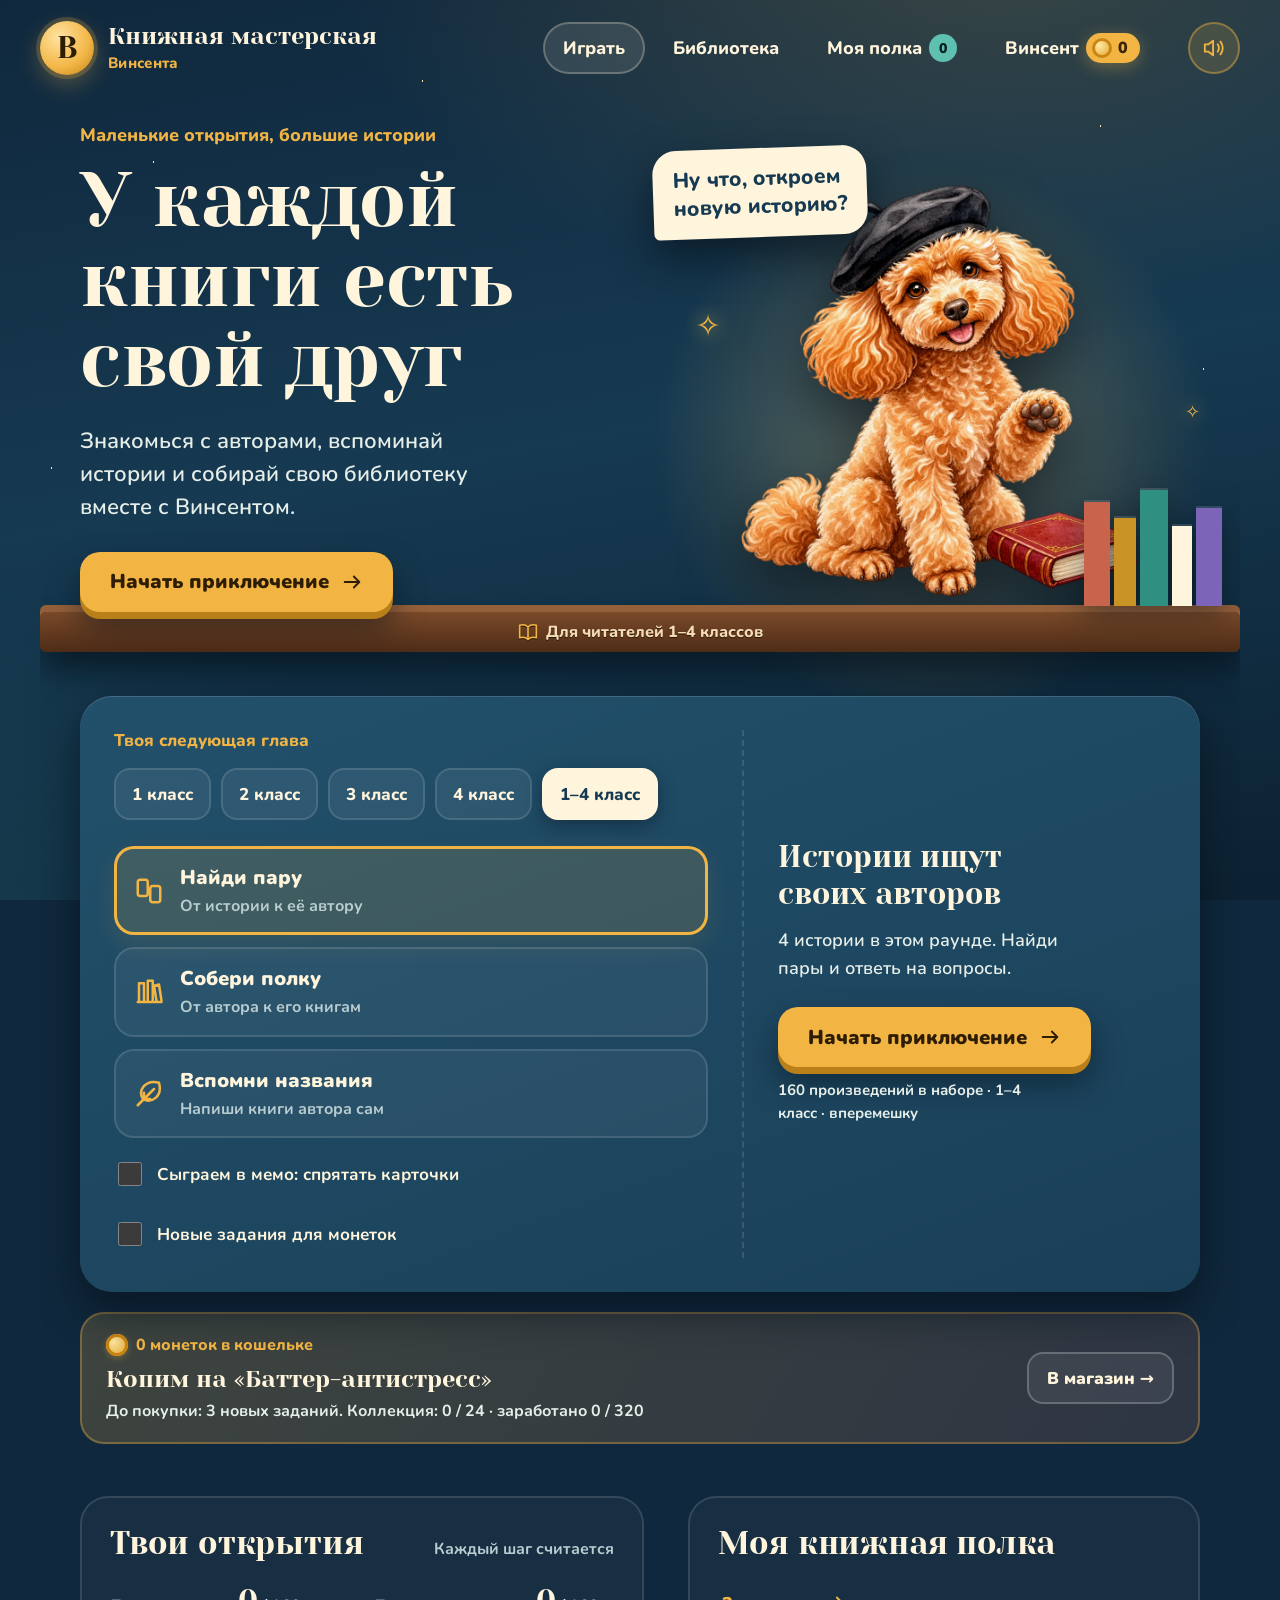
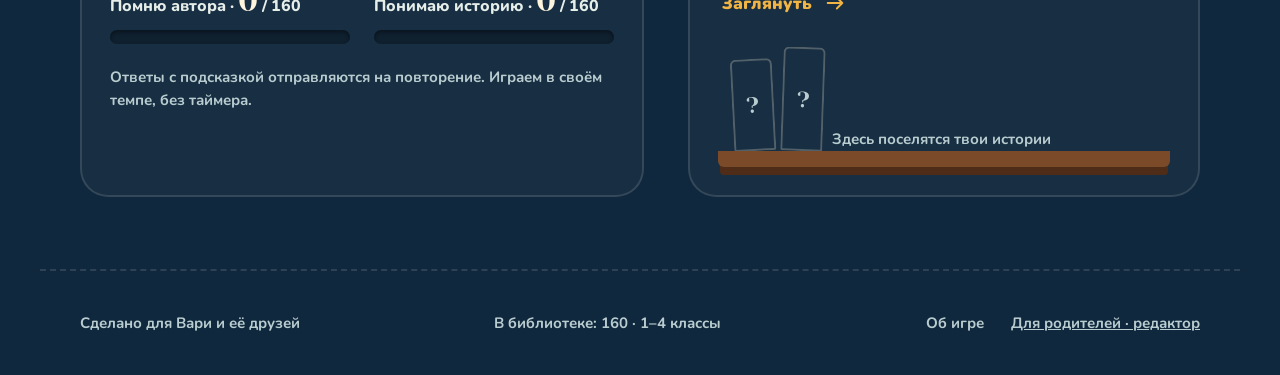
<file: index.html>
<!doctype html>
<html lang="ru">
<head>
  <meta charset="utf-8">
  <meta name="viewport" content="width=device-width, initial-scale=1">
  <meta name="theme-color" content="#10283d">
  <meta name="description" content="Уютная игра о книгах для 1–4 класса. Вспоминай авторов, читай истории и собирай библиотеку вместе с пуделем Винсентом.">
  <title>Книжная мастерская Винсента</title>
  <link rel="icon" href="./assets/favicon.svg" type="image/svg+xml">
  <link rel="stylesheet" href="./styles.css?v=0.6.0">
  <link rel="stylesheet" href="./shop.css?v=0.5.1">
  <link rel="stylesheet" href="./night.css?v=0.6.1">
  <link rel="stylesheet" href="./night-shop.css?v=0.6.0">
  <script src="./data.js" defer></script>
  <script src="./texts.js" defer></script>
  <script src="./rewards.js?v=0.5.1" defer></script>
  <script src="./wardrobe.js?v=0.6.0" defer></script>
  <script src="./sounds.js?v=0.5.2" defer></script>
  <script src="./engine.js?v=0.5.2" defer></script>
  <script src="./content.js?v=0.5.2" defer></script>
  <script src="./app.js?v=0.6.1" defer></script>
</head>
<body>
  <a class="skip" href="#main">К содержимому</a>
  <header class="site-header">
    <a class="brand" href="#home" aria-label="Книжная мастерская Винсента, на главную"><span class="brand-seal" aria-hidden="true">В</span><span>Книжная мастерская<small>Винсента</small></span></a>
    <nav class="main-nav" aria-label="Главная навигация"><a href="#home" data-nav="home">Играть</a><a href="#library" data-nav="library">Библиотека</a><a href="#shelf" data-nav="shelf">Моя полка <span id="shelf-count">0</span></a><a href="#wardrobe" data-nav="wardrobe">Винсент <span class="nav-wallet"><span aria-hidden="true">●</span> <span id="coin-wallet">0</span></span></a></nav>
    <button type="button" id="sound-toggle" class="icon-button" aria-label="Включить звуки" aria-pressed="false"></button>
  </header>
  <div id="announcer" class="sr-only" role="status" aria-live="polite"></div>
  <main id="main" tabindex="-1"></main>
  <footer class="site-footer"><span>Сделано для Вари и её друзей</span><span id="catalogue-count">Все 102 позиции списка · 1–4 классы</span><span class="footer-links"><button type="button" data-action="about">Об игре</button><a href="./admin.html">Для родителей · редактор</a></span></footer>
  <dialog id="reader" aria-labelledby="reader-title"><div id="reader-content"></div></dialog>
  <dialog id="about" aria-labelledby="about-title"><button class="close-dialog" type="button" data-action="close-about" aria-label="Закрыть">×</button><span class="eyebrow">Для родителей</span><h2 id="about-title">Немного о мастерской</h2><p>В каталоге представлены все 102 пронумерованные позиции трёх фотографий. Каждое явно названное произведение вынесено в отдельную карточку. Для циклов, народных жанров и глав «по выбору» взяты конкретные тексты; выбор указан в карточках. Классы взяты из присланной таблицы: если в строке несколько классов, текст доступен в каждом из них.</p><p>В каждой истории есть краткое описание и вопрос о содержании. Короткие классические тексты и отмеченные отрывки можно читать здесь. Для современных произведений и переводов доступны описание и ссылка на русский текст источника.</p><p>«Помню автора» и «Понимаю историю» отмечаются отдельно. Прочитанный во время задания текст считается подсказкой. Книга становится освоенной после двух самостоятельных ответов по каждому направлению и сопоставления в двух направлениях: от книги к автору и от автора к книгам. Во втором направлении подходят «Собери полку» и «Вспомни названия».</p><p>В магазине Винсента 24 последовательные покупки общей стоимостью 320 монеток. За каждую книгу можно заработать две: одну за самостоятельное прохождение от произведения к автору, другую — за обратное направление. Нужны верный автор и ответ по содержанию без подсказки. «Собери полку» и «Вспомни названия» делят монетку обратного направления. Повтор того же задания не приносит новых монет. После подсказки можно вернуться и заработать монетку самостоятельно. Покупка списывает монетки; вещь остаётся в коллекции. Прежние подарки сохранены отдельно от новой коллекции.</p><p>В режиме «Вспомни названия» вводи по одному произведению автора и нажимай Enter. Небольшие опечатки, кавычки и «ё/е» не мешают ответу. Затем ответь на вопросы о названных историях. Если произведения нет в каталоге, оно пока не проверяется.</p><p>Если к карточке добавлена аудиокнига, её можно открыть по ссылке.</p><p>Прогресс хранится только в этом браузере. Регистрация не нужна. При очистке данных браузера прогресс исчезнет. Тихие звуки сопровождают ответы, монетки и покупки; их можно выключить кнопкой с динамиком вверху.</p><p>Описания и вопросы написаны для игры. Классические тексты сопровождаются ссылками на источники. Иллюстрации Винсента созданы с помощью генерации изображений по предоставленному референсу.</p><button type="button" class="button secondary" data-action="export-progress">Сохранить мой прогресс</button></dialog>
  <div class="toast" id="toast" role="status" aria-live="polite"></div>
  <div id="celebration" aria-hidden="true"></div>
  <noscript><p class="noscript">Для игры нужен JavaScript. Включи его в браузере и обнови страницу.</p></noscript>
</body>
</html>
</file>
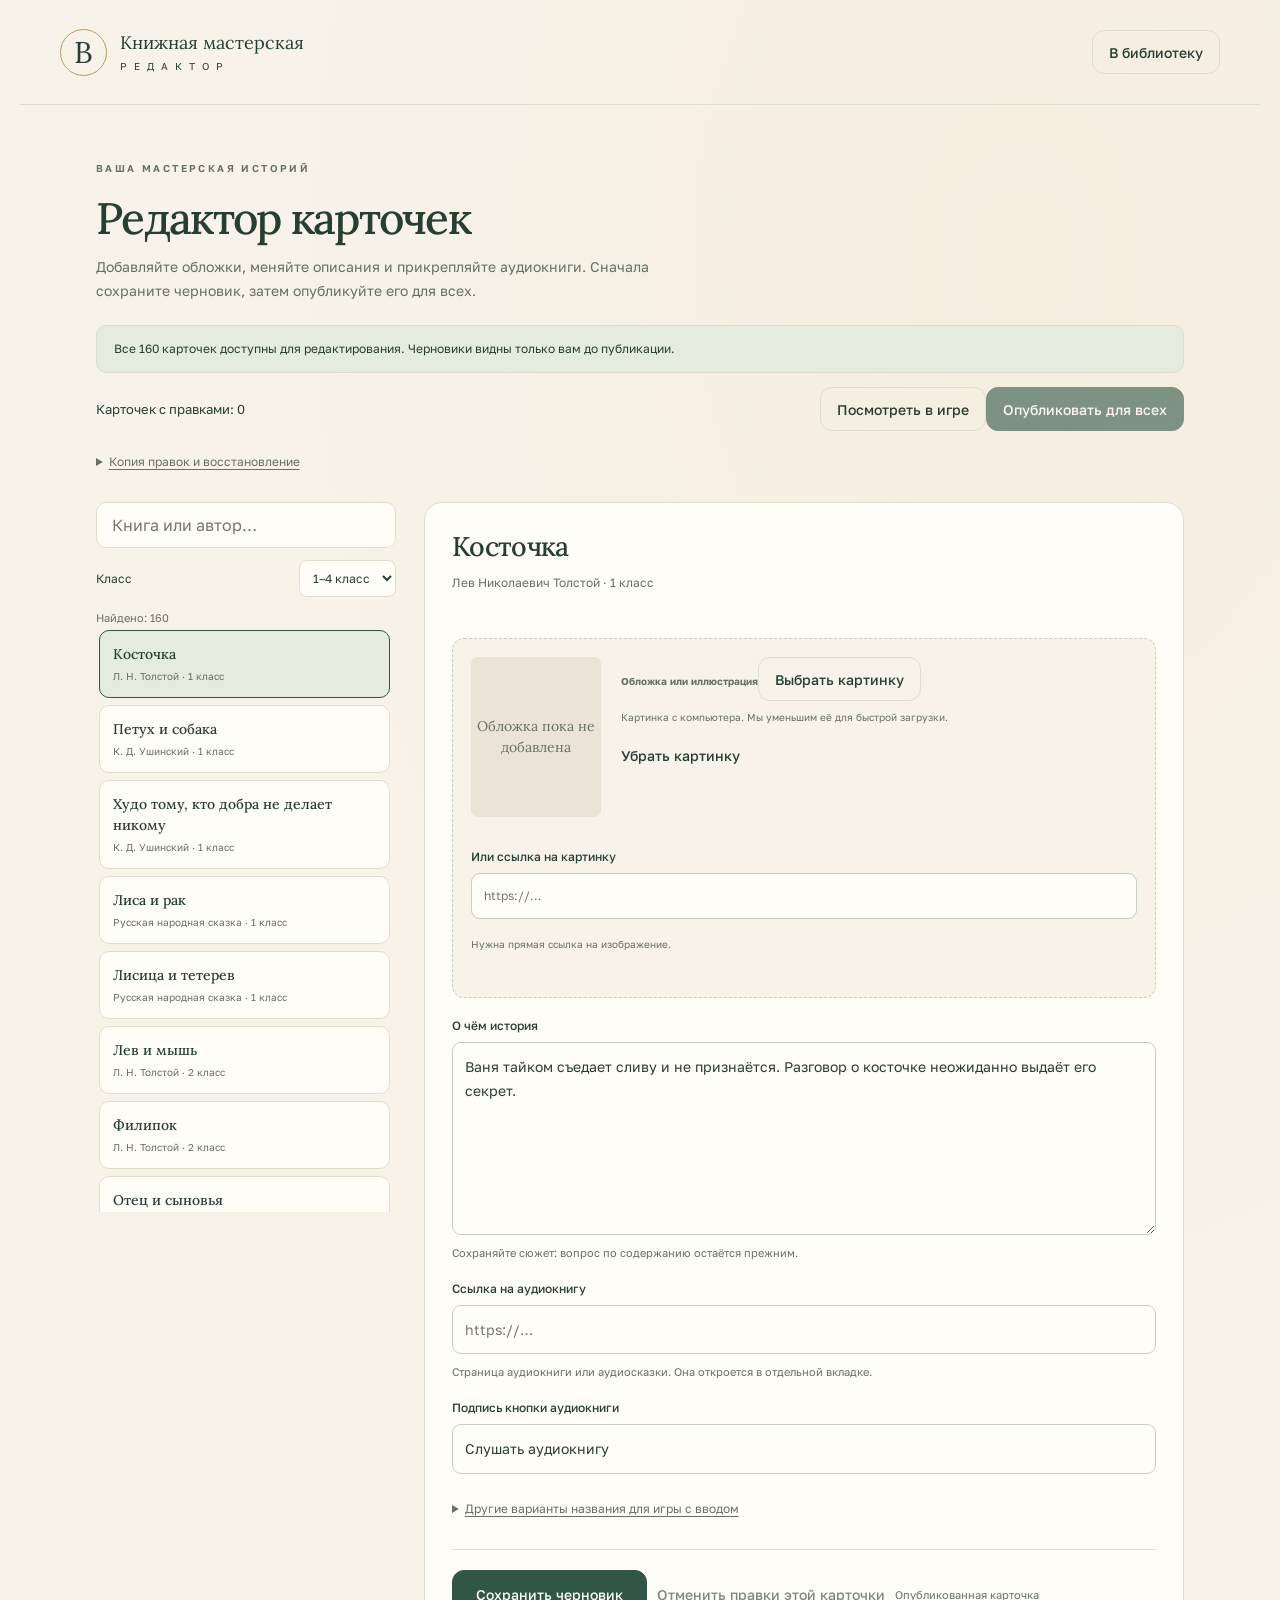
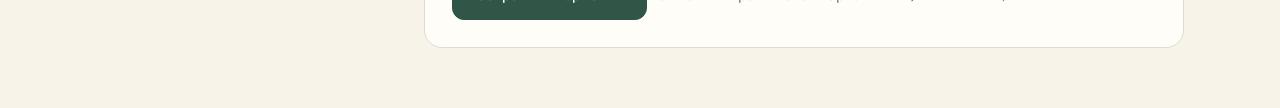
<file: admin.html>
<!doctype html>
<html lang="ru">
<head><meta charset="utf-8"><meta name="viewport" content="width=device-width,initial-scale=1"><meta name="theme-color" content="#f7f3e9"><title>Редактор карточек · Винсент</title><link rel="icon" href="./assets/favicon.svg" type="image/svg+xml"><link rel="stylesheet" href="./styles.css"><link rel="stylesheet" href="./admin.css"><meta name="robots" content="noindex"><meta name="referrer" content="no-referrer"><script src="./data.js" defer></script><script src="./texts.js" defer></script><script src="./content.js" defer></script><script src="./publisher.js" defer></script><script src="./admin.js" defer></script></head>
<body><a class="skip" href="#editor-main">К редактору</a><header class="site-header"><a class="brand" href="./index.html"><span class="brand-seal" aria-hidden="true">В</span><span>Книжная мастерская<small>Р Е Д А К Т О Р</small></span></a><a class="button secondary small" href="./index.html#library">В библиотеку</a></header>
<main id="editor-main"><div class="page-top"><div><span class="eyebrow">Ваша мастерская историй</span><h1>Редактор карточек</h1><p>Добавляйте обложки, меняйте описания и прикрепляйте аудиокниги. Сначала сохраните черновик, затем опубликуйте его для всех.</p></div></div>
<div id="editor-status" class="editor-status" role="status" aria-live="polite">Загружаем библиотеку…</div>
<div class="editor-toolbar"><span id="draft-count">Черновиков: 0</span><div class="actions"><button type="button" class="button secondary small" id="preview-button">Посмотреть в игре</button><button type="button" class="button small" id="publish-button">Опубликовать для всех</button></div></div>
<details class="editor-backup"><summary>Копия правок и восстановление</summary><p>Черновики хранятся в этом браузере. Скачайте копию, чтобы перенести их на другое устройство или восстановить после очистки браузера.</p><div class="actions"><button class="button secondary small" id="export-button" type="button">Скачать копию</button><label class="button secondary small file-button">Восстановить из копии<input type="file" id="import-file" accept="application/json,.json"></label></div></details>
<div class="editor-layout"><aside class="editor-sidebar"><label class="search"><span class="sr-only">Поиск карточки</span><input id="editor-search" type="search" placeholder="Книга или автор…"></label><label class="editor-grade-label">Класс <select id="editor-grade"><option value="0">1–4 класс</option><option value="1">1 класс</option><option value="2">2 класс</option><option value="3">3 класс</option><option value="4">4 класс</option></select></label><p class="little-note" id="editor-found"></p><div id="editor-list" class="editor-list" aria-label="Карточки книг"></div></aside><section id="editor-panel" class="editor-panel" aria-label="Редактирование карточки"><p>Выберите произведение слева.</p></section></div></main>
<dialog id="publish-dialog" aria-labelledby="publish-title"><button class="close-dialog" id="close-publish" type="button" aria-label="Закрыть">×</button><span class="eyebrow">Обновление общей библиотеки</span><h2 id="publish-title">Опубликовать правки</h2><p id="publish-count"></p><p>Для публикации нужен ключ вашего GitHub. Он используется только в этом открытом окне и отправляется только на api.github.com.</p><form id="publish-form"><label class="field">Ключ доступа GitHub<input id="github-key" name="github-key" type="password" autocomplete="off" spellcheck="false" required placeholder="Вставьте ключ доступа"></label><details class="key-help"><summary>Где взять ключ — настройка один раз</summary><ol><li>Откройте <a href="https://github.com/settings/personal-access-tokens/new" target="_blank" rel="noopener noreferrer">создание ключа GitHub</a>.</li><li>Назовите его «Редактор Винсента» и выберите срок действия.</li><li>В разделе Repository access выберите Only select repositories и только <strong>vincent-books</strong>.</li><li>В Repository permissions включите <strong>Contents → Read and write</strong>, затем создайте ключ и скопируйте его сюда.</li></ol><p class="little-note">Ключ не сохраняется в игре, копиях правок или истории публикаций. После закрытия окна он удаляется из памяти редактора.</p></details><button class="button" id="confirm-publish" type="submit">Опубликовать правки</button></form><p id="publish-status" class="little-note" role="status" aria-live="polite"></p><a id="published-link" class="button secondary small" href="./index.html#library" target="_blank" rel="noopener" hidden>Открыть обновлённую игру</a></dialog>
<div class="toast" id="toast" role="status" aria-live="polite"></div><noscript><p class="noscript">Для редактора нужен JavaScript.</p></noscript></body></html>
</file>
<file: styles.css>
@import url('https://fonts.googleapis.com/css2?family=Golos+Text:wght@400;500;600;700&family=Lora:ital,wght@0,400;0,500;0,600;1,400;1,500&display=swap');
:root{--paper:#f7f3e9;--card:#fffdf7;--ink:#293e33;--muted:#677064;--green:#315647;--green-soft:#e5ebdd;--orange:#bf6a3f;--gold:#b89b5f;--line:#dedecf;--red:#925442;--serif:'Lora',Georgia,serif;--sans:'Golos Text',system-ui,sans-serif;color-scheme:light;font-family:var(--sans);font-size:16px;color:var(--ink);background:var(--paper)}
*{box-sizing:border-box}body{margin:0;min-width:320px;background:radial-gradient(ellipse at 80% 15%,#eee6ce66,transparent 50%),var(--paper)}button,input,select{font:inherit}button,a{-webkit-tap-highlight-color:transparent}button{cursor:pointer}a{color:inherit}button:disabled{cursor:default}button:focus-visible,a:focus-visible,input:focus-visible,summary:focus-visible,select:focus-visible{outline:3px solid var(--orange);outline-offset:4px}button{color:inherit}h1,h2,h3,p{margin-top:0}h1,h2,h3{font-family:var(--serif);font-weight:500}h1{font-size:clamp(38px,5.3vw,66px);line-height:1.12;letter-spacing:-1.7px}h2{font-size:clamp(28px,3.5vw,40px);line-height:1.2;letter-spacing:-.7px}h3{font-size:22px;line-height:1.35}p{line-height:1.7}button svg,a svg{width:20px;height:20px;flex-shrink:0}svg{fill:none;stroke:currentColor;stroke-width:1.6;stroke-linecap:round;stroke-linejoin:round}button:disabled{opacity:.6}[hidden]{display:none!important}.skip{position:absolute;top:-70px;left:12px;background:var(--card);z-index:100;padding:12px}.skip:focus{top:12px}
.site-header{max-width:1240px;margin:auto;min-height:105px;padding:22px 40px;display:flex;align-items:center;gap:36px;border-bottom:1px solid var(--line)}.brand{display:flex;align-items:center;gap:13px;text-decoration:none;font-family:var(--serif);font-size:18px;line-height:1.3}.brand small{display:block;font-family:var(--sans);font-size:10px;letter-spacing:2px;margin-top:5px}.brand-seal{border:1px solid var(--gold);border-radius:50%;width:47px;height:47px;display:grid;place-items:center;font-size:30px;flex-shrink:0}.main-nav{display:flex;align-items:center;gap:32px;margin-left:auto}.main-nav a{text-decoration:none;font-size:14px;min-height:44px;display:flex;align-items:center;gap:7px;border-bottom:2px solid transparent}.main-nav a[aria-current]{border-color:var(--green)}#shelf-count{font-size:11px;background:var(--green-soft);border-radius:100%;min-width:20px;height:20px;display:grid;place-items:center}.icon-button{width:44px;height:44px;border:1px solid var(--line);border-radius:100%;background:transparent;display:grid;place-items:center}.icon-button:hover{background:var(--green-soft)}main{max-width:1160px;margin:auto;padding:36px 36px 60px;min-height:calc(100vh - 200px)}.eyebrow{text-transform:uppercase;font-size:10px;letter-spacing:2.4px;font-weight:600;display:block;color:var(--muted);margin-bottom:20px}.hero{position:relative;display:grid;grid-template-columns:1.12fr 1fr;align-items:center;gap:30px;min-height:425px}.hero-copy{z-index:1}.hero h1{max-width:650px;margin-bottom:22px}.hero h1 em{color:var(--orange);font-weight:400}.hero-copy>p{color:var(--muted);max-width:440px;font-size:16px;line-height:1.8;margin-bottom:23px}.hero-art{position:relative;display:grid;place-items:center;align-self:stretch;min-height:370px}.hero-art:before{content:'';width:85%;aspect-ratio:1;max-width:400px;border-radius:48% 52% 45% 55%;background:radial-gradient(ellipse,#e4d5b56b,#e5dbc338 65%,transparent 66%);position:absolute;bottom:0}.vincent{width:100%;max-width:410px;position:relative;filter:drop-shadow(0 12px 9px #8e755115);transform-origin:50% 90%;animation:breathe 5s ease-in-out infinite}.hero-art .vincent{max-width:395px;align-self:end}.float-note{position:absolute;background:var(--card);border:1px solid #e6dfcc;padding:12px 16px;border-radius:16px 16px 16px 2px;font-family:var(--serif);font-style:italic;font-size:16px;box-shadow:0 7px 20px #473a1f06;top:14px;right:0;transform:rotate(3deg);z-index:2}.hero-star{position:absolute;color:var(--gold);font-size:28px;top:35%;left:6%}.hero-star.second{font-size:18px;left:auto;right:0;top:55%}.hero-note{font-size:12px;color:var(--muted);display:flex;gap:8px;align-items:center}.hero-note svg{width:16px;height:16px}.button{display:inline-flex;align-items:center;justify-content:center;gap:12px;background:var(--green);color:var(--card);border:1px solid var(--green);border-radius:12px;padding:14px 23px;min-height:50px;font-weight:500;font-size:14px;text-decoration:none;transition:transform .2s,background .2s}.button:hover{background:#254436;transform:translateY(-2px)}.button.secondary{background:transparent;color:var(--ink);border-color:var(--line)}.button.secondary:hover{background:var(--green-soft)}.button.small{padding:10px 16px;min-height:44px}.button.text{border:0;padding:10px 0;background:transparent;color:var(--ink)}.section-heading{display:flex;justify-content:space-between;align-items:baseline;gap:15px;margin-bottom:18px}.section-heading h2{font-size:26px;margin:0}.section-heading p{color:var(--muted);font-size:12px;margin:0}.play-panel{position:relative;display:grid;grid-template-columns:1.25fr 1fr;gap:30px;border:1px solid var(--line);border-radius:20px;background:var(--card);padding:28px;margin-top:34px}.play-panel .eyebrow{margin-bottom:13px}.grade-row{display:flex;flex-wrap:wrap;gap:7px}.chip{border:1px solid var(--line);border-radius:9px;padding:9px 14px;min-height:42px;background:transparent;font-size:13px}.chip[aria-pressed=true]{background:var(--green);border-color:var(--green);color:var(--card)}.mode-picker{display:grid;grid-template-columns:1fr 1fr;gap:10px;margin-top:22px}.mode-card{background:transparent;border:1px solid var(--line);border-radius:12px;padding:16px;text-align:left;display:flex;gap:12px;align-items:flex-start}.mode-card svg{width:22px;height:22px;margin-top:3px}.mode-card strong{display:block;font-size:14px;font-weight:500;margin-bottom:6px}.mode-card small{font-size:11px;color:var(--muted);line-height:1.5;display:block}.mode-card[aria-pressed=true]{background:var(--green-soft);border-color:#91a38c}.play-start{display:flex;flex-direction:column;align-items:flex-start;justify-content:center;padding-left:28px;border-left:1px solid var(--line)}.play-start h3{margin-bottom:10px}.play-start p{font-size:13px;color:var(--muted);max-width:250px;margin-bottom:18px}.checkline{font-size:12px;display:flex;align-items:center;gap:10px;margin-top:14px;min-height:34px;cursor:pointer}.checkline input{width:17px;height:17px;accent-color:var(--green)}.little-note{font-size:11px;color:var(--muted);margin:12px 0 0;line-height:1.6}.home-bottom{display:grid;grid-template-columns:1.1fr 1fr;gap:38px;margin-top:42px}.home-bottom h3{font-size:20px}.progress-lines{display:flex;gap:20px;margin:18px 0}.progress-lines>div{flex:1}.progress-lines label{font-size:11px;display:block;margin-bottom:9px;color:var(--muted)}.track{height:5px;background:#e8e8db;border-radius:8px;overflow:hidden}.track span{height:100%;display:block;background:var(--green);border-radius:8px;transition:width .5s}.track.meaning span{background:var(--orange)}.progress-value{font-size:22px;font-family:var(--serif)}.preview-books{display:flex;align-items:flex-end;gap:8px;border-bottom:8px solid #d2c1a3;border-radius:0 0 3px 3px;height:84px;padding:0 10px}.book-spine{height:65px;width:35px;border:1px solid #ffffff44;border-radius:4px 5px 0 0;background:var(--green);color:var(--card);display:grid;place-items:center;transform:rotate(-3deg);box-shadow:inset 3px 0 #ffffff20;font-family:var(--serif);font-size:18px}.book-spine:nth-child(3n+2){height:73px;background:#9b5f4e;transform:rotate(2deg)}.book-spine:nth-child(3n){height:58px;background:#b59a5f;transform:rotate(-1deg)}.book-ghost{border:1px dashed #b9bfae;background:transparent!important;box-shadow:none;color:var(--muted)}
.page-top{display:flex;justify-content:space-between;gap:20px;align-items:flex-end;margin:15px 0 28px}.page-top h1{font-size:40px;margin-bottom:12px}.page-top p{color:var(--muted);font-size:14px;max-width:580px;margin:0}.toolbar{display:flex;flex-wrap:wrap;align-items:center;gap:14px;margin-bottom:24px}.search{flex:1;min-width:180px;position:relative}.search input{width:100%;min-height:46px;border:1px solid var(--line);border-radius:10px;background:var(--card);padding:11px 15px;color:var(--ink)}.library-grid{display:grid;grid-template-columns:repeat(3,minmax(0,1fr));gap:18px}.library-card{border:1px solid var(--line);background:var(--card);border-radius:14px;overflow:hidden;display:flex;flex-direction:column}.book-cover{position:relative;height:125px;display:grid;place-items:center;background:#e7eadc;color:#6b8063;overflow:hidden}.book-cover svg{width:58px;height:58px;stroke-width:1}.book-cover:after{content:'';position:absolute;width:100px;height:100px;right:-20px;bottom:-35px;border:1px solid currentColor;border-radius:100%;opacity:.2}.book-cover.tone-1{background:#f0dfca;color:#9c7049}.book-cover.tone-2{background:#e1e9e7;color:#607f7e}.book-cover.tone-3{background:#ebdcd6;color:#9f7065}.book-cover .cover-label{position:absolute;top:12px;left:14px;font-size:9px;letter-spacing:1.5px;text-transform:uppercase}.library-body{padding:20px;display:flex;flex:1;flex-direction:column}.library-body h3{font-size:19px;margin-bottom:8px}.author-line{font-size:12px;color:var(--muted);margin-bottom:12px}.library-body .summary{font-size:12px;line-height:1.7;color:var(--muted);margin:0 0 16px}.library-body .card-actions{margin-top:auto;display:flex;align-items:center;justify-content:space-between;gap:8px}.read-button{border:0;background:transparent;padding:10px 0;min-height:44px;color:var(--green);font-weight:500;font-size:12px;display:flex;align-items:center;gap:7px}.read-button:hover{text-decoration:underline}.pick-check{font-size:10px;display:flex;align-items:center;gap:6px;min-height:44px}.pick-check input{width:17px;height:17px;accent-color:var(--green)}.selection-bar{display:flex;justify-content:space-between;align-items:center;flex-wrap:wrap;gap:12px;padding:16px 20px;background:var(--green-soft);border-radius:12px;margin-bottom:24px;font-size:12px}.selection-bar .actions{display:flex;gap:12px;flex-wrap:wrap}.empty-state{text-align:center;padding:50px 20px;grid-column:1/-1}.empty-state h2{font-size:26px}.empty-state p{color:var(--muted);font-size:14px}.empty-state .vincent{max-width:200px}.shelf-status{display:flex;gap:6px;flex-wrap:wrap;margin-top:12px}.status-tag{font-size:9px;border-radius:20px;padding:5px 8px;background:var(--green-soft);color:var(--green)}.status-tag.wait{background:#f0e3cc;color:#775d32}.shelf-filters{display:flex;gap:8px;margin:22px 0;flex-wrap:wrap}
.game-top{display:flex;align-items:center;justify-content:space-between;gap:20px;margin-bottom:26px}.game-top .eyebrow{margin:0 0 5px}.game-title{font-size:27px;margin:0}.round-progress{min-width:150px}.round-progress p{font-size:11px;margin:0 0 9px;text-align:right;color:var(--muted)}.game-layout{display:grid;grid-template-columns:185px minmax(0,1fr);gap:30px;align-items:start}.guide{position:sticky;top:25px;text-align:center}.guide .vincent{width:180px;margin-top:8px}.guide-bubble{background:var(--card);border:1px solid var(--line);border-radius:14px 14px 3px 14px;padding:15px;font-family:var(--serif);font-size:15px;line-height:1.6;text-align:left}.guide-name{font-size:10px;letter-spacing:1.6px;text-transform:uppercase;color:var(--muted);margin:10px}.board-head{display:flex;justify-content:space-between;align-items:center;gap:12px;margin-bottom:18px}.board-head p{margin:0;font-size:12px;color:var(--muted)}.pair-columns{display:grid;grid-template-columns:1.2fr 1fr;gap:18px}.column-label{font-size:10px;text-transform:uppercase;letter-spacing:1.6px;color:var(--muted);margin-bottom:12px}.pair-list{display:grid;gap:12px}.pair-card{position:relative;background:var(--card);border:1px solid var(--line);border-radius:13px;min-height:122px;width:100%;padding:18px;text-align:left;display:flex;flex-direction:column;justify-content:center;transition:transform .25s,background .25s,border-color .2s}.pair-card strong{font-family:var(--serif);font-size:17px;font-weight:500;line-height:1.45}.pair-card small{font-size:10px;color:var(--muted);margin-top:8px;line-height:1.5}.pair-card .card-icon{color:var(--orange);margin-bottom:9px;display:block}.pair-card .card-icon svg{width:23px;height:23px}.pair-card:hover:not(:disabled){border-color:#8b9c81;transform:translateY(-2px)}.pair-card.selected{border:2px solid var(--green);padding:17px;background:#edf0e4;box-shadow:0 0 0 3px #31564709}.pair-card.mismatch{border-color:#c69a85;background:#f5e5dd;box-shadow:0 0 0 3px #b8735a14;animation:wiggle .4s}
.pair-card.matched{background:var(--green-soft);border-color:#b7c6ab;opacity:.7}.pair-card.matched:after{content:'✓';position:absolute;right:12px;top:10px;color:var(--green);font-size:12px}.pair-card.closed{align-items:center;background:repeating-linear-gradient(45deg,#e7e9db,#e7e9db 6px,#eceee4 6px,#eceee4 12px);border:4px solid var(--card);outline:1px solid var(--line);color:var(--green);text-align:center}.pair-card.closed strong{font-size:26px}.pair-card.closed small{font-size:10px}.story-peek{padding:20px;background:#eeeadc;border-radius:12px;margin-top:18px;animation:appear .3s}.story-peek .eyebrow{margin-bottom:10px}.story-peek summary{cursor:pointer;font-size:13px;font-weight:500;color:var(--green);padding:4px 0}.story-peek details[open] summary{margin-bottom:8px}.story-peek details:not([open])+.read-button{margin-top:6px}.story-peek p{font-size:13px;margin-bottom:6px}.story-peek .read-button{padding-bottom:0}.feedback{font-size:13px;line-height:1.6;margin-top:16px;min-height:24px}.feedback.error{color:var(--red)}.question-card{padding:25px;background:var(--card);border:1px solid #d5c9a8;border-radius:16px;margin-top:18px;animation:appear .35s}.question-card .eyebrow{color:var(--orange);margin-bottom:12px}.question-card h2{font-size:23px;line-height:1.45;margin-bottom:18px}.question-answers{display:grid;gap:10px}.answer{display:flex;align-items:center;gap:14px;min-height:55px;text-align:left;border:1px solid var(--line);border-radius:10px;padding:12px 15px;background:var(--card);font-size:13px;line-height:1.5}.answer .letter{width:25px;height:25px;flex-shrink:0;border:1px solid var(--line);border-radius:50%;display:grid;place-items:center;font-size:10px}.answer:hover:not(:disabled){background:var(--green-soft)}.answer.wrong{background:#f5e5dd;border-color:#c69a85}.answer.correct{background:var(--green-soft);border-color:var(--green)}.explanation{font-size:13px;line-height:1.8;background:var(--green-soft);padding:16px;border-radius:10px;margin:16px 0}.question-meta{font-size:11px;color:var(--muted);line-height:1.6;margin-top:12px}.shelf-author{background:var(--green);color:var(--card);padding:22px;border-radius:14px;margin-bottom:20px}.shelf-author .eyebrow{color:#d6dfcf;margin-bottom:10px}.shelf-author h2{font-size:25px;line-height:1.4;margin-bottom:8px}.shelf-author p{font-size:12px;color:#e0e7d9;margin:0}.shelf-options{display:grid;grid-template-columns:repeat(2,minmax(0,1fr));gap:12px}.shelf-option{border:1px solid var(--line);background:var(--card);border-radius:12px;padding:17px;text-align:left;display:flex;gap:12px;align-items:flex-start;min-height:130px}.shelf-option .tick{width:22px;height:22px;display:grid;place-items:center;border:1px solid var(--line);border-radius:6px;flex-shrink:0;font-size:13px}.shelf-option[aria-pressed=true]{background:var(--green-soft);border-color:var(--green)}.shelf-option[aria-pressed=true] .tick{background:var(--green);color:var(--card)}.shelf-option strong{font:500 16px/1.5 var(--serif);display:block}.shelf-option small{display:block;font-size:11px;line-height:1.65;color:var(--muted);margin-top:8px}.board-actions{display:flex;gap:12px;flex-wrap:wrap;margin-top:20px}.result{text-align:center;max-width:650px;margin:15px auto}.result .vincent{width:220px}.result h1{font-size:45px;margin:12px 0 20px}.result p{color:var(--muted);font-size:14px}.result-books{display:flex;justify-content:center;gap:10px;margin:28px 0 30px;flex-wrap:wrap}.result-book{width:125px;min-height:145px;border-radius:4px 12px 12px 4px;background:var(--green);color:var(--card);padding:15px 12px;border-left:7px solid #ffffff22;display:flex;flex-direction:column;justify-content:space-between;box-shadow:4px 4px #dfd7c4;animation:book-arrive .6s both;font-family:var(--serif);font-size:13px;line-height:1.5}.result-book:nth-child(2n){background:#9b5f4e}.result-book small{font-family:var(--sans);font-size:8px;color:#fbf4e5}.result .board-actions{justify-content:center}.reward-note{padding:15px;border:1px solid var(--line);border-radius:12px;margin:20px 0;font-size:12px}.site-footer{max-width:1160px;margin:auto;padding:24px 36px;display:flex;justify-content:space-between;align-items:center;gap:18px;border-top:1px solid var(--line);color:var(--muted);font-size:10px;line-height:1.6}.site-footer button{border:0;background:transparent;color:var(--muted);padding:12px;font-size:10px}.site-footer button:hover{text-decoration:underline}dialog{border:1px solid var(--line);border-radius:20px;padding:36px;background:var(--card);color:var(--ink);width:min(680px,calc(100% - 28px));max-height:90dvh;box-shadow:0 20px 90px #12281e30}dialog::backdrop{background:#28362c80;backdrop-filter:blur(4px)}dialog h2{font-size:30px;padding-right:22px}dialog p{font-size:14px}.close-dialog{position:absolute;right:17px;top:15px;background:transparent;border:1px solid var(--line);border-radius:50%;width:40px;height:40px;font-size:25px;display:grid;place-items:center}.reader-meta{font-size:11px;color:var(--muted);margin-bottom:20px}.reader-tabs{display:flex;gap:10px;flex-wrap:wrap;border-bottom:1px solid var(--line);padding-bottom:14px;margin-bottom:22px}.reader-tabs button{font-size:12px;padding:10px 15px;border-radius:8px;border:1px solid var(--line);background:transparent}.reader-tabs button[aria-selected=true]{background:var(--green-soft);border-color:#91a38b}.reader-text{font-family:var(--serif);font-size:18px;line-height:1.9;white-space:pre-line}.reader-summary{font-size:16px;line-height:1.9}.reader-source{font-size:11px;border-top:1px solid var(--line);padding-top:20px;margin-top:28px;color:var(--muted);line-height:1.8}.reader-source a{display:inline-flex;align-items:center;gap:6px;color:var(--green)}.reader-source a svg{width:14px;height:14px}.reader-warning{padding:14px;background:var(--green-soft);border-radius:10px;color:var(--green);font-size:11px;line-height:1.6}.text-size{display:flex;gap:8px;margin-left:auto}.text-size button{min-width:44px}.toast{position:fixed;bottom:22px;left:50%;transform:translate(-50%,20px);opacity:0;pointer-events:none;background:var(--green);color:var(--card);font-size:13px;line-height:1.5;max-width:calc(100% - 36px);padding:14px 20px;border-radius:12px;z-index:100;transition:.3s}.toast.show{opacity:1;transform:translate(-50%,0)}#celebration{position:fixed;inset:0;pointer-events:none;overflow:hidden;z-index:80}.confetti{position:absolute;top:35%;width:7px;height:11px;background:var(--orange);animation:confetti 1.6s ease-out forwards;left:50%}.confetti:nth-child(3n){background:var(--gold)}.confetti:nth-child(3n+1){background:var(--green)}.celebrate .vincent{animation:happy .7s ease-in-out 2}.thinking .vincent{animation:think 1.1s ease-in-out}.wiggle{animation:wiggle .4s}.noscript{padding:30px;text-align:center}.sr-only{position:absolute;width:1px;height:1px;padding:0;margin:-1px;overflow:hidden;clip:rect(0,0,0,0);white-space:nowrap;border:0}
@keyframes breathe{0%,100%{transform:rotate(-1deg) translateY(0)}50%{transform:rotate(1deg) translateY(-5px)}}@keyframes happy{0%,100%{transform:translateY(0) rotate(0)}30%{transform:translateY(-20px) rotate(-6deg)}65%{transform:translateY(-8px) rotate(5deg)}}@keyframes think{0%,100%{transform:rotate(0)}40%{transform:rotate(8deg)}70%{transform:rotate(4deg)}}@keyframes appear{from{opacity:0;transform:translateY(8px)}to{opacity:1;transform:translateY(0)}}@keyframes book-arrive{from{opacity:0;transform:translateY(-35px) rotate(-10deg)}to{opacity:1;transform:translateY(0) rotate(0)}}@keyframes wiggle{0%,100%{transform:translateX(0)}25%{transform:translateX(-5px)}75%{transform:translateX(5px)}}@keyframes confetti{to{transform:translate(var(--dx),var(--dy)) rotate(var(--r));opacity:0}}
@media(min-width:1100px){main{padding-top:42px}.hero{min-height:430px}.hero-art .vincent{max-width:410px}}
@media(max-width:850px){.site-header{padding:20px 24px;gap:20px}.main-nav{gap:20px}main{padding:28px 24px 45px}.hero{gap:10px;min-height:350px}.hero-art{min-height:290px}.hero-art .vincent{max-width:310px}.hero h1{font-size:45px}.float-note{font-size:13px;top:10px;right:0}.play-panel{gap:22px;padding:24px;grid-template-columns:1.35fr 1fr}.mode-card{padding:12px;gap:8px}.mode-card svg{display:none}.play-start{padding-left:22px}.library-grid{grid-template-columns:repeat(2,minmax(0,1fr))}.game-layout{grid-template-columns:135px minmax(0,1fr);gap:20px}.guide .vincent{width:130px}.guide-bubble{font-size:13px;padding:12px}.pair-columns{gap:12px}.pair-card{padding:14px;min-height:127px}.pair-card.selected{padding:13px}.pair-card strong{font-size:15px}.site-footer{padding:22px 24px;flex-wrap:wrap}}
@media(max-width:600px){.site-header{padding:16px 20px 0;min-height:110px;gap:12px;flex-wrap:wrap}.brand{font-size:15px;gap:9px;flex:1}.brand small{font-size:8px}.brand-seal{width:39px;height:39px;font-size:26px}.icon-button{width:39px;height:39px;order:1}.main-nav{order:2;width:100%;margin:0;justify-content:space-around;gap:15px}.main-nav a{font-size:12px;min-height:43px}.site-header>.icon-button{margin-left:auto}main{padding:25px 20px 38px}.hero{display:flex;flex-direction:column;gap:0;min-height:0;text-align:center}.hero-copy .eyebrow{font-size:9px;letter-spacing:2px;margin-bottom:16px}.hero h1{font-size:41px;letter-spacing:-1px;margin-bottom:16px}.hero-copy>p{font-size:13px;max-width:330px;margin:0 auto 18px;line-height:1.75}.hero-note{justify-content:center;font-size:10px}.hero-art{width:100%;min-height:255px;margin-top:7px}.hero-art .vincent{width:265px;max-width:85%}.hero-art:before{width:260px}.float-note{right:0;top:10px;font-size:12px;max-width:120px;text-align:left}.hero-star{left:8%;top:28%}.hero-star.second{right:6%;top:60%}.play-panel{display:block;padding:22px 18px;margin-top:18px;border-radius:16px}.grade-row{gap:6px}.chip{font-size:11px;padding:9px 11px}.mode-picker{margin-top:18px;gap:8px}.mode-card{padding:13px 10px;min-height:95px}.mode-card strong{font-size:12px}.mode-card small{font-size:10px}.play-start{border-left:0;border-top:1px solid var(--line);margin-top:20px;padding:19px 0 0;display:block}.play-start h3{font-size:21px}.play-start p{font-size:12px;max-width:none}.play-start>.button{width:100%}.little-note{font-size:10px}.checkline{font-size:11px}.home-bottom{grid-template-columns:1fr;gap:22px;margin-top:30px}.home-bottom>section+section{border-top:1px solid var(--line);padding-top:22px}.section-heading h2{font-size:23px}.section-heading p{font-size:10px}.page-top{display:block;margin-top:0}.page-top h1{font-size:33px}.page-top p{font-size:12px}.page-top .button{margin-top:15px}.toolbar{gap:12px}.search{flex-basis:100%}.library-grid{gap:12px}.book-cover{height:94px}.book-cover svg{width:42px;height:42px}.book-cover .cover-label{font-size:8px;letter-spacing:.4px;left:10px}.library-body{padding:14px 12px}.library-body h3{font-size:16px}.author-line{font-size:10px}.library-body .summary{font-size:11px;line-height:1.6}.library-body .card-actions{display:block}.read-button{font-size:11px}.pick-check{font-size:10px}.selection-bar{padding:14px;font-size:11px}.selection-bar .button{font-size:11px}.game-top{gap:10px;margin-bottom:16px;align-items:center}.game-top>.button{padding:10px 0;border:0;font-size:0;min-width:30px}.game-title{font-size:22px}.game-top .eyebrow{font-size:8px;letter-spacing:1px}.round-progress{min-width:80px;max-width:100px}.round-progress p{font-size:10px}.game-layout{display:flex;flex-direction:column;gap:16px}.guide{position:static;display:flex;align-items:center;text-align:left;width:100%;gap:12px}.guide .vincent{width:75px;height:75px;object-fit:contain;order:-1;margin:0}.guide-bubble{flex:1;font-size:13px;border-radius:12px 12px 12px 2px;padding:12px}.guide-name{display:none}.game-board{width:100%}.pair-columns{gap:10px;grid-template-columns:1.1fr 1fr}.pair-list{gap:10px}.pair-card{padding:12px;min-height:112px;border-radius:10px}.pair-card.selected{padding:11px}.pair-card strong{font-size:14px}.pair-card small{font-size:9px;line-height:1.4}.pair-card .card-icon{margin-bottom:5px}.pair-card .card-icon svg{height:18px;width:18px}.column-label{font-size:8px;letter-spacing:1px}.pair-card.closed{padding:9px}.board-head p{font-size:11px}.board-head>.button{font-size:10px}.story-peek{padding:16px}.story-peek p{font-size:12px}.question-card{padding:18px}.question-card h2{font-size:20px}.answer{font-size:12px;padding:12px;gap:10px}.question-card .eyebrow{font-size:9px;letter-spacing:1px}.shelf-author{padding:18px}.shelf-author h2{font-size:22px}.shelf-options{grid-template-columns:1fr}.shelf-option{min-height:100px}.shelf-option strong{font-size:16px}.shelf-option small{font-size:12px}.board-actions .button{flex:1;font-size:12px}.result{margin-top:0}.result .vincent{width:175px}.result h1{font-size:33px}.result p{font-size:12px}.result-book{width:110px;min-height:135px}.site-footer{padding:20px;gap:8px;font-size:9px}.site-footer>span:first-child{width:100%}.site-footer button{padding:10px 0}dialog{padding:28px 20px;border-radius:16px}dialog h2{font-size:25px}dialog p{font-size:13px}.reader-text{font-size:17px;line-height:1.85}.reader-summary{font-size:15px}.reader-tabs{gap:6px}.reader-tabs button{padding:10px;font-size:11px}.text-size{margin-left:0}.toast{font-size:12px}}
@media(max-width:360px){main{padding-left:15px;padding-right:15px}.site-header{padding-left:15px;padding-right:15px}.hero h1{font-size:36px}.grade-row .chip{padding:9px}.library-grid{grid-template-columns:1fr}.library-card{display:grid;grid-template-columns:75px 1fr}.book-cover{height:100%;min-height:170px}.book-cover .cover-label{display:none}.library-body .card-actions{display:flex}.pair-card strong{font-size:12px}}
.vincent{height:auto}
@media(prefers-reduced-motion:reduce){*,*:before,*:after{animation:none!important;transition:none!important;scroll-behavior:auto!important}#celebration{display:none}}

.shelf-lamp{margin-left:auto;align-self:flex-end;color:#a77f36;filter:drop-shadow(0 -4px 12px #e8bb5360)}.shelf-lamp svg{width:60px;height:70px;stroke-width:1.2}
.mascot-wrap{position:relative;display:inline-block;width:100%;max-width:410px;line-height:0}.mascot-wrap>.vincent{width:100%;height:auto}.mascot-toy{position:absolute;bottom:1%;left:0;width:26%;height:auto;filter:drop-shadow(0 4px 3px #3b311b15);animation:toy-bob 3s ease-in-out infinite}.guide .mascot-wrap{max-width:180px}.result .mascot-wrap{max-width:220px}.empty-state .mascot-wrap{max-width:200px}.gift-banner{display:flex;align-items:center;justify-content:space-between;gap:20px;padding:18px 22px;border:1px solid #d6c6a5;border-radius:14px;background:#f0e8d6;margin:20px 0}.gift-banner strong{font-family:var(--serif);font-weight:500;font-size:18px}.gift-banner p{font-size:11px;color:var(--muted);line-height:1.6;margin:6px 0 0}.result .gift-banner{text-align:left}.wardrobe-layout{display:grid;grid-template-columns:300px minmax(0,1fr);gap:36px;align-items:start}.wardrobe-preview{position:sticky;top:25px;text-align:center;background:#ede7d6;border:1px solid var(--line);border-radius:20px;padding:24px}.wardrobe-mascot{display:grid;place-items:center;min-height:260px}.wardrobe-preview h2{font-size:23px;margin:15px 0 10px}.wardrobe-preview>p{font-size:13px;color:var(--muted)}.wardrobe-gifts{display:grid;gap:16px}.gift-card{display:grid;grid-template-columns:130px minmax(0,1fr);gap:22px;background:var(--card);border:1px solid var(--line);border-radius:16px;padding:20px;align-items:center}.gift-art img{display:block;width:100%;height:auto}.gift-art.toy-art{padding:20px}.gift-card .eyebrow{margin-bottom:8px;font-size:9px}.gift-card h2{font-size:21px;margin-bottom:10px}.gift-card p{font-size:12px;color:var(--muted);margin-bottom:15px}.gift-card .button{font-size:12px}@keyframes toy-bob{0%,100%{transform:rotate(-4deg)}50%{transform:rotate(4deg) translateY(-4px)}}
@media(max-width:850px){.wardrobe-layout{grid-template-columns:240px minmax(0,1fr);gap:22px}.gift-card{grid-template-columns:90px minmax(0,1fr);padding:16px;gap:14px}.guide .mascot-wrap{max-width:130px}}
@media(max-width:600px){.main-nav{gap:8px}.main-nav a{font-size:11px}.hero-art .mascot-wrap{max-width:265px}.guide .mascot-wrap{width:75px;flex-shrink:0;order:-1}.guide .mascot-wrap .vincent{width:100%}.result .mascot-wrap{max-width:175px}.gift-banner{padding:16px;display:block}.gift-banner strong{font-size:17px}.gift-banner .button{margin-top:13px}.wardrobe-layout{display:flex;flex-direction:column;gap:20px}.wardrobe-preview{position:static;width:100%;padding:18px}.wardrobe-mascot{min-height:210px}.wardrobe-mascot .mascot-wrap{max-width:210px}.wardrobe-preview .track{max-width:270px;margin:auto}.wardrobe-gifts{width:100%}.gift-card{grid-template-columns:95px minmax(0,1fr);gap:14px;padding:15px}.gift-card h2{font-size:19px}.gift-card p{font-size:11px}.gift-card .button{font-size:11px;padding:10px 12px;min-height:44px}.gift-art.toy-art{padding:10px}}
.home-bottom>section{min-width:0}.section-heading{flex-wrap:wrap}.preview-books{overflow:hidden}.shelf-lamp{flex-shrink:0;width:48px}.shelf-lamp svg{width:48px}

/* Notes explain choices within open programme rows without crowding every card. */
.catalogue-note{font-size:12px;line-height:1.6;color:var(--muted);margin:0 0 14px}.catalogue-note summary{cursor:pointer;text-decoration:underline;text-underline-offset:3px}.catalogue-note p{margin:8px 0}.pair-card .title-cue{font-size:11px;line-height:1.45;opacity:.9;font-weight:400;display:block}.pair-card{overflow-wrap:anywhere}
/* Режим самостоятельного ввода и изображения из редактора. */
.mode-picker{grid-template-columns:1fr}.mode-card{min-height:72px}.recall-card{background:var(--card);border:1px solid var(--line);border-radius:17px;padding:28px}.recall-card h2{font-size:30px;line-height:1.35;margin-bottom:12px}.recall-card>p{font-size:14px;line-height:1.8}.recall-card .little-note{font-size:12px}.recall-card label{display:block;font-size:12px;margin:24px 0 10px}.recall-entry{display:flex;gap:10px}.recall-entry input{min-width:0;flex:1;border:1px solid #abb8a2;border-radius:10px;background:var(--paper);padding:13px 15px;color:var(--ink);font-size:16px}.recall-card #recall-note{margin-top:10px}.recall-found{padding:18px 0;margin-top:20px;border-top:1px solid var(--line)}.recall-found h3{font:500 14px var(--sans)}.recall-found ul{list-style:none;padding:0;display:grid;gap:10px;margin-bottom:0}.recall-found li{display:flex;align-items:start;gap:10px;font:16px/1.6 var(--serif)}.recall-found li svg{width:20px;height:20px;flex-shrink:0;color:var(--green);margin-top:3px}.book-cover.with-image{padding:0;background:#e9e4d5;min-height:150px}.book-cover.with-image img{display:block;width:100%;height:100%;object-fit:contain}.book-cover.image-unavailable:after{content:'Иллюстрация недоступна';font-size:12px;padding:15px;color:var(--muted)}.reader-cover{display:block;max-height:300px;max-width:100%;object-fit:contain;margin:0 auto 22px;border-radius:8px}.audiobook-link{margin-top:24px;padding:18px;background:var(--green-soft);border-radius:12px}.audiobook-link .little-note{margin:10px 0 0}.footer-links{display:flex;align-items:center;gap:15px;flex-wrap:wrap}.footer-links a{font-size:10px}.draft-preview-banner{padding:14px 24px;text-align:center;background:#f0e3bd;color:var(--ink);font-size:12px;line-height:1.7}textarea:focus-visible{outline:3px solid var(--orange);outline-offset:4px}
@media(max-width:600px){.mode-picker{grid-template-columns:1fr}.mode-card{min-height:66px;text-align:left}.mode-card strong{font-size:14px}.mode-card small{font-size:11px}.recall-card{padding:20px}.recall-card h2{font-size:25px}.recall-card>p{font-size:13px}.recall-entry{flex-direction:column}.recall-entry .button{width:100%}.recall-found li{font-size:15px}.book-cover.with-image{min-height:110px}.footer-links{gap:12px}.recall-card .board-actions{gap:7px}}

.cover-url-field{grid-column:1/-1}
.pair-cover{display:block;max-width:100%;height:72px;object-fit:contain;margin:0 auto 12px;border-radius:5px}.shelf-cover{width:48px;height:65px;object-fit:contain;flex-shrink:0;border-radius:4px}.shelf-option>span:last-child{min-width:0}
@media(max-width:600px){.pair-cover{height:50px;margin-bottom:8px}.shelf-cover{width:40px;height:55px}}
</file>
<file: shop.css>
/* Магазин и примерочная. */
.nav-wallet{display:inline-flex;gap:4px;align-items:center;color:#8f6623!important;background:#f1e1b5!important;border-radius:20px;padding:3px 7px!important;font-size:10px!important;white-space:nowrap}.coin-symbol{color:#c39139;display:inline-grid;place-items:center;width:21px;height:21px;border-radius:50%;border:1px solid #b78a38;background:linear-gradient(145deg,#ffec9f,#dfba5b);box-shadow:inset 0 0 0 3px #f8d982;color:#a97624;font-size:10px;flex-shrink:0;vertical-align:middle}.shop-page-top h1{font-size:48px}.shop-page-top p{max-width:610px}.shop-dashboard{display:grid;grid-template-columns:minmax(0,1fr) minmax(0,1fr);gap:25px;margin:28px 0 20px}.dressing-room{border:1px solid #d3d9c6;border-radius:22px;background:radial-gradient(ellipse at 50% 35%,#fff6dc,#e8e7d6 75%);padding:25px 20px 20px;text-align:center;display:flex;align-items:center;flex-direction:column;justify-content:center;overflow:hidden;min-width:0}.dressing-stage{width:100%;max-width:385px;min-height:350px;display:grid;place-items:center;position:relative;padding:10px 10px 20px}.dressing-caption h2{font-size:24px;margin:6px 0 10px}.dressing-caption p{font-size:11px;color:var(--muted);margin-bottom:14px}.equipped-chips{display:flex;flex-wrap:wrap;gap:6px;justify-content:center;max-width:100%}.equipped-chips button{border:1px solid #b8c5b0;border-radius:20px;background:#fffdf7b0;padding:7px 10px;font-size:10px;line-height:1.5;display:flex;gap:8px;align-items:center}.equipped-chips button span{font-size:15px}.shop-next{background:var(--card);border:1px solid var(--line);border-radius:22px;padding:25px;min-width:0}.shop-wallet{display:flex;justify-content:space-between;gap:8px;align-items:center;margin-bottom:23px}.shop-wallet>span:first-child{display:flex;gap:10px;align-items:center;flex-wrap:wrap}.shop-wallet strong{font:500 38px/1 var(--serif);color:var(--green)}.shop-wallet small{font-size:10px;color:var(--muted);max-width:70px;line-height:1.5}.shop-wallet .coin-symbol{width:29px;height:29px;font-size:13px}.collection-pill{border:1px solid var(--line);border-radius:20px;white-space:nowrap;font-size:10px;color:var(--muted);padding:8px 10px}.next-reward-art{float:right;width:130px;height:130px;margin:-4px -10px 0 8px;display:grid;place-items:center}.reward-image{display:block;width:100%;height:100%;object-fit:contain;filter:hue-rotate(var(--item-hue,0deg))}.shop-next>.eyebrow{font-size:9px;letter-spacing:1.4px}.shop-next h2{font-size:28px;line-height:1.3;margin:12px 0}.shop-next>p{font-size:12px;color:var(--muted);line-height:1.8;min-height:65px}.next-price{clear:both;display:flex;justify-content:space-between;gap:10px;font-size:12px;align-items:center;margin:18px 0 12px}.next-price>span:first-child{display:flex;gap:6px;align-items:center}.next-price strong{font-size:20px}.next-price>span:last-child{color:var(--muted);font-size:11px}.next-actions{display:flex;flex-wrap:wrap;gap:8px;margin:18px 0 20px}.next-actions .button{flex:1;white-space:normal;font-size:12px;padding:12px}.whole-journey{border-top:1px solid var(--line);padding-top:18px}.whole-journey>div:first-child{display:flex;justify-content:space-between;gap:8px;align-items:center;font-size:11px;margin-bottom:10px}.whole-journey strong{font-size:15px}.whole-journey span,.whole-journey p{color:var(--muted)}.whole-journey p{font-size:10px;margin:10px 0 0;line-height:1.6}.shop-how{border:1px solid var(--line);border-radius:14px;background:#edeedf;padding:0 20px;margin-bottom:34px;font-size:12px;line-height:1.85}.shop-how summary{cursor:pointer;padding:17px 0;font-weight:500}.shop-how>div{padding-bottom:20px;max-width:750px}.shop-how p{margin-top:0}.shop-collection-heading{align-items:center;margin:35px 0 20px}.shop-collection-heading .eyebrow{font-size:9px;letter-spacing:1.1px;margin-bottom:9px}.shop-collection-heading h2{margin:0;font-size:30px}.shop-filters{display:flex;gap:7px}.shop-grid{display:grid;grid-template-columns:repeat(3,minmax(0,1fr));gap:16px}.shop-card{display:flex;flex-direction:column;background:var(--card);border:1px solid var(--line);border-radius:17px;padding:17px;min-width:0;position:relative;overflow:hidden}.shop-card.is-next{border-color:#b18d44;box-shadow:0 0 0 2px #e6cf943d;background:#fffaf0}.shop-card.is-owned{background:#f5f7ed;border-color:#b8c5a7}.shop-card-top{display:flex;justify-content:space-between;gap:8px;font-size:9px;align-items:center;color:var(--muted)}.shop-card-top .coin-symbol{width:17px;height:17px;font-size:8px}.shop-card.is-owned .shop-card-top{color:var(--green)}.shop-card-art{height:137px;display:grid;place-items:center;margin:8px 0 12px}.shop-card-art img{max-width:160px}.shop-card.is-future .shop-card-art{opacity:.72}.shop-card .eyebrow{font-size:8px;letter-spacing:1.3px;margin-bottom:7px}.shop-card h3{font-size:19px;line-height:1.4;margin-bottom:9px}.shop-card>p{font-size:11px;line-height:1.75;color:var(--muted);margin-bottom:17px;flex:1}.shop-card>.button{font-size:11px;white-space:normal;min-height:45px;padding:10px;line-height:1.5;width:100%}.shop-card.is-future>.button{font-size:10px;background:transparent;opacity:.8}.item-colors{display:flex;justify-content:center;gap:12px;padding-top:14px}.color-dot{width:24px;height:24px;min-height:0;border:2px solid #fffdf7;border-radius:50%;box-shadow:0 0 0 1px #b6b5a6;padding:0;position:relative}.color-dot[aria-pressed=true]{box-shadow:0 0 0 2px var(--green)}.color-dot[aria-pressed=true]:after{content:'✓';font-size:11px;position:absolute;inset:0;display:grid;place-items:center;color:var(--green)}.color-original{background:#e7bd7e}.color-mint{background:#9ec9b5}.color-lavender{background:#c4b3df}.legacy-collection,.coin-checklist{margin:28px 0;border:1px solid var(--line);border-radius:14px;padding:0 20px;font-size:12px;color:var(--muted)}.legacy-collection>summary,.coin-checklist>summary{padding:18px 0;cursor:pointer;font-weight:500;color:var(--ink);line-height:1.7}.legacy-grid{display:grid;grid-template-columns:repeat(3,minmax(0,1fr));gap:12px;margin-bottom:20px}.legacy-grid article{border:1px solid var(--line);background:var(--card);border-radius:12px;padding:15px;text-align:center;display:flex;flex-direction:column;align-items:center;gap:10px;min-width:0}.legacy-grid img{height:105px;width:100%;object-fit:contain}.legacy-grid strong{font:500 15px var(--serif)}.legacy-grid .button{font-size:10px;min-height:40px;padding:10px}.coin-checklist>div{max-height:420px;overflow:auto;margin-bottom:20px;padding-right:8px}.coin-book-row{display:grid;grid-template-columns:minmax(0,1fr) 45px 45px;gap:12px;padding:11px 0;border-bottom:1px solid var(--line);align-items:center}.coin-book-row strong{font-size:12px;font-weight:500;color:var(--ink);line-height:1.6}.coin-book-row small{display:block;font-size:9px;line-height:1.5;color:var(--muted);margin-top:4px}.coin-book-row>span:not(:first-child){text-align:center;color:var(--green);font-size:17px}.shop-finished{text-align:center;padding:20px 0}.shop-finished>svg{height:75px;width:75px;fill:#e7c56c;stroke:#aa8d40;stroke-width:1}.shop-finished h2{font-size:29px}.shop-finished p{font-size:13px;color:var(--muted)}.shop-banner .balance-mini{display:flex;align-items:center;gap:8px;font-size:11px;margin-bottom:8px;color:var(--green)}.shop-banner strong{font-size:19px}.shop-banner p{max-width:650px}.round-coins{color:var(--green)!important;font-weight:500;background:#e4ecd8;padding:12px;border-radius:12px;margin:18px 0}.quest-check{margin-top:12px}.quest-check input{accent-color:#b58a3c}.shop-dialog{text-align:center;max-width:550px}.shop-dialog .purchase-art{width:190px;height:190px;display:grid;place-items:center;margin:5px auto 15px}.shop-dialog h2{font-size:29px;line-height:1.3;padding:0}.shop-dialog>p{color:var(--muted);font-size:13px;line-height:1.7}.shop-dialog>.button{margin-top:15px}.selfie-frame{position:relative;background:linear-gradient(145deg,#efe5cd,#d9e9da);border:9px solid #345344;border-radius:30px;max-width:340px;margin:20px auto;padding:30px 18px 22px;overflow:hidden;box-shadow:0 10px 25px #20382b20}.selfie-camera{position:absolute;left:40%;top:8px;width:20%;height:8px;border-radius:20px;background:#213e32}.selfie-frame #selfie-stage{padding:15px 0}.selfie-frame strong{font:500 25px var(--serif);display:block;margin-top:10px}.selfie-frame small{display:block;font-size:10px;color:var(--muted);margin-top:7px}.selfie-frame .mascot-wrap{line-height:0}.shop-dialog .board-actions{justify-content:center}
/* Слои нарядов и игрушек располагаются относительно одной квадратной позы. */
.shop-mascot{isolation:isolate;position:relative;line-height:0;display:inline-block;width:100%;max-width:410px;overflow:visible}.shop-mascot>.vincent{position:relative;z-index:1;display:block;width:100%;height:auto;animation:breathe 5s ease-in-out infinite;transform-origin:50% 70%}.shop-mascot .mascot-item{position:absolute;border:0;background:transparent;box-shadow:none;padding:0;min-height:0;line-height:0;z-index:3;width:31%;aspect-ratio:1;display:block;cursor:pointer}.shop-mascot .mascot-item img{width:100%;height:100%;display:block;object-fit:contain}.shop-mascot .mascot-item-toy{left:-1%;bottom:0}.shop-mascot .mascot-item-toy.item-iphone{left:auto;right:-2%;bottom:25%;width:29%}.shop-mascot .mascot-item-toy.item-pixel-kit{bottom:20%;left:0}.shop-mascot .mascot-item-ride{z-index:0;left:7%;bottom:-10%;width:85%;height:42%;aspect-ratio:auto}.shop-mascot .mascot-item-ride.item-neon-scooter{left:1%;bottom:-9%;width:83%;height:68%}.shop-mascot .mascot-item-backpack{z-index:0;left:2%;top:43%;width:38%}.shop-mascot .mascot-item-charm{left:0;top:60%;width:18%;z-index:3}.shop-mascot .wearable-overlay{position:absolute;inset:0;width:100%;height:100%;z-index:4;pointer-events:none;stroke:none;fill:none}.shop-mascot .wearable-look{z-index:2}.shop-mascot .mascot-play-stars{position:absolute;left:25%;top:10%;width:55%;font-size:30px;line-height:1.2;color:#c6a14f;z-index:5;opacity:0;pointer-events:none}.mascot-aura{position:absolute;inset:5% -3%;z-index:0;border-radius:50%;opacity:0;pointer-events:none}.keeper-mascot .mascot-aura{opacity:1;background:radial-gradient(ellipse,#f3d36d55,transparent 68%);box-shadow:0 0 45px #f8e18c30}.keeper-mascot .mascot-play-stars{opacity:1;animation:keeper-stars 3s ease-in-out infinite}.shop-mascot.play-squish .mascot-item-toy{animation:reward-squish 1.5s ease-in-out}.shop-mascot.play-dumpling .mascot-item-toy{animation:reward-dumpling 1.5s ease-in-out}.shop-mascot.play-swing .mascot-item-charm,.shop-mascot.play-swing .mascot-item-backpack{animation:reward-swing 1.5s ease-in-out;transform-origin:50% 5%}.shop-mascot.play-hop .mascot-item-toy{animation:reward-hop 1.5s ease-in-out}.shop-mascot.play-skate{animation:reward-skate 1.6s ease-in-out}.shop-mascot.play-hover{animation:reward-hover 1.6s ease-in-out}.shop-mascot.play-galaxy .mascot-item-toy{animation:reward-galaxy 1.6s ease-in-out}.shop-mascot.play-pixel .mascot-play-stars{animation:reward-stars 1.6s ease-out}.shop-mascot.play-pixel .mascot-item-toy{animation:reward-hop 1.6s ease-in-out}.shop-mascot.play-happy>.vincent{animation:happy .7s ease-in-out 2}.shop-mascot.play-skate .mascot-play-stars,.shop-mascot.play-galaxy .mascot-play-stars{animation:reward-stars 1.6s ease-out}.shop-mascot .mascot-item:focus-visible{outline:3px solid #bd7447;outline-offset:3px;border-radius:15px}.shop-mascot .mascot-item:hover{filter:drop-shadow(0 2px 7px #bca36a55)}
@keyframes reward-squish{0%,100%{transform:scale(1)}25%{transform:scale(1.3,.65)}55%{transform:scale(.85,1.15)}75%{transform:scale(1.08,.93)}}@keyframes reward-dumpling{0%,100%{transform:translate(0) rotate(0)}20%{transform:scale(1.2,.75)}45%{transform:translate(35%,-40%) rotate(20deg)}70%{transform:translate(-10%,-5%) rotate(-12deg)}}@keyframes reward-hop{0%,100%{transform:translateY(0)}25%,65%{transform:translateY(-22%)}45%,85%{transform:translateY(0) scale(1.08,.9)}}@keyframes reward-swing{0%,100%{transform:rotate(0)}20%{transform:rotate(25deg)}45%{transform:rotate(-20deg)}70%{transform:rotate(12deg)}}@keyframes reward-skate{0%,100%{transform:translateX(0) rotate(0)}35%{transform:translateX(8%) rotate(-7deg)}65%{transform:translateX(-5%) rotate(4deg)}}@keyframes reward-hover{0%,100%{transform:translateY(0)}35%{transform:translateY(-8%) rotate(-3deg)}65%{transform:translateY(-4%) rotate(3deg)}}@keyframes reward-galaxy{0%,100%{transform:scale(1) rotate(0);filter:drop-shadow(0 0 0 #bda4ec00)}35%{transform:scale(1.16,.82) rotate(12deg);filter:drop-shadow(0 0 15px #bda4ec)}70%{transform:scale(.9,1.08) rotate(-10deg)}}@keyframes reward-stars{0%,100%{opacity:0;transform:translateY(0) scale(.8)}35%{opacity:1;transform:translateY(-15px) scale(1.1)}75%{opacity:.5;transform:translateY(-35px) scale(1)}}@keyframes keeper-stars{0%,100%{opacity:.55;transform:translateY(0)}50%{opacity:1;transform:translateY(-5px)}}
@media(max-width:850px){.shop-page-top h1{font-size:40px}.shop-dashboard{gap:17px}.dressing-room{padding:17px 12px}.dressing-stage{min-height:270px}.shop-next{padding:20px}.shop-wallet strong{font-size:32px}.collection-pill{font-size:9px;padding:7px}.shop-wallet{flex-wrap:wrap;gap:10px}.next-reward-art{width:110px;height:110px}.shop-next h2{font-size:25px}.shop-grid{gap:13px}.shop-card{padding:14px}.shop-card h3{font-size:18px}.shop-card-art{height:120px}.shop-card-top{font-size:8px}}
@media(max-width:600px){.shop-page-top h1{font-size:33px}.shop-dashboard{grid-template-columns:1fr;gap:16px;margin-top:20px}.dressing-stage{max-width:285px;min-height:260px;padding-bottom:10px}.dressing-caption h2{font-size:21px}.dressing-room{padding:18px 15px}.dressing-caption p{font-size:11px}.shop-next{padding:20px}.shop-wallet strong{font-size:35px}.shop-wallet{margin-bottom:19px}.shop-wallet small{font-size:10px}.collection-pill{font-size:10px}.next-reward-art{width:115px;height:115px;margin-top:0}.shop-next h2{font-size:27px}.shop-next>p{font-size:12px;min-height:70px}.next-actions .button{font-size:12px;min-width:135px}.shop-grid{grid-template-columns:repeat(2,minmax(0,1fr));gap:12px}.shop-card{padding:13px 11px;border-radius:14px}.shop-card-art{height:105px;margin:8px 0}.shop-card h3{font-size:17px}.shop-card>p{font-size:11px;line-height:1.65}.shop-card-top{font-size:8px;gap:4px;flex-wrap:wrap}.shop-card>.button{font-size:11px;min-height:48px}.shop-card.is-future>.button{font-size:10px}.shop-card .eyebrow{font-size:8px;letter-spacing:.8px}.shop-collection-heading h2{font-size:26px}.shop-collection-heading{gap:15px}.shop-filters .chip{font-size:11px}.shop-how{padding:0 15px;font-size:12px}.legacy-collection,.coin-checklist{padding:0 15px}.legacy-grid{grid-template-columns:repeat(2,minmax(0,1fr));gap:10px}.legacy-grid article{padding:12px}.legacy-grid strong{font-size:14px}.coin-book-row{grid-template-columns:minmax(0,1fr) 35px 35px;gap:8px}.coin-book-row strong{font-size:11px}.coin-book-row small{font-size:8px}.coin-book-row>span:not(:first-child){font-size:16px}.shop-dialog .purchase-art{width:165px;height:165px}.shop-dialog h2{font-size:25px}.shop-banner .balance-mini{font-size:11px}.shop-banner strong{font-size:18px}.selfie-frame{max-width:280px;padding:25px 12px 18px}.selfie-frame strong{font-size:23px}.nav-wallet{font-size:9px!important;padding:2px 5px!important}.main-nav{gap:5px}.main-nav a{font-size:10px}.equipped-chips button{font-size:10px}}
@media(max-width:360px){.shop-grid{gap:9px}.shop-card{padding:11px 9px}.shop-card h3{font-size:15px}.shop-card-art{height:95px}.shop-card>p{font-size:10px}.shop-card>.button{font-size:10px}.next-actions{flex-direction:column}.shop-wallet{gap:12px}.shop-how .button{font-size:11px;padding:10px}.shop-collection-heading .eyebrow{font-size:8px}}
@media(prefers-reduced-motion:reduce){.shop-mascot,.shop-mascot>*{animation:none!important;transition:none!important}.mascot-play-stars{display:none}.shop-mascot .mascot-item:active{opacity:.7}}

.shop-mascot .mascot-look-play{position:absolute;inset:38% 31% 12% 31%;padding:0;z-index:2;background:transparent;border:0;border-radius:35%;cursor:pointer;min-height:0}.mascot-look-play:focus-visible{outline:3px solid #bd7447;outline-offset:4px}.shop-mascot.play-dragon>.vincent{animation:reward-dragon 1.6s ease-in-out}.shop-mascot.play-shimmer .wearable-look{animation:reward-shimmer 1.6s ease-in-out}.shop-mascot.play-keeper .mascot-aura{animation:reward-shimmer 1.6s ease-in-out}.shop-mascot.play-keeper .mascot-play-stars{animation:reward-stars 1.6s ease-out}.keeper-library{position:absolute;inset:auto 0 14%;height:32%;z-index:-1;display:flex;align-items:end;justify-content:space-between;border-bottom:5px solid #baa365;opacity:.65;pointer-events:none}.keeper-library i{display:block;width:9%;height:85%;border-radius:4px 4px 0 0;background:linear-gradient(90deg,#4f846d,#b5c28b);border:2px solid #bba667;box-shadow:inset 0 12px #e6cf8b66,inset 0 -12px #e6cf8b66}.keeper-library i:nth-child(2n){height:100%;background:#c38269;transform:rotate(-5deg)}.keeper-library i:nth-child(3n){height:70%;background:#9282af;transform:rotate(6deg)}@keyframes reward-dragon{0%,100%{transform:rotate(0) scale(1)}25%,65%{transform:rotate(-4deg) scale(1.025)}45%,85%{transform:rotate(3deg) scale(1.01)}}@keyframes reward-shimmer{0%,100%{filter:hue-rotate(0) drop-shadow(0 0 3px #e2ca8a)}50%{filter:hue-rotate(65deg) drop-shadow(0 0 16px #c7a2ee)}}

.wearable-feet.item-glowing-sneakers{filter:drop-shadow(0 1px 3px #f3c75f)!important;animation:sneaker-light 3s ease-in-out infinite}@keyframes sneaker-light{0%,100%{opacity:.82}50%{opacity:1;filter:drop-shadow(0 1px 6px #f3c75f)}}

/* 0.5.1: richly painted watercolor props; all wearable art is raster with alpha. */
.shop-card-art{height:158px}.shop-card-art img{max-width:190px}.shop-card.is-future .shop-card-art{opacity:1}.next-reward-art{width:145px;height:145px}.shop-mascot .wearable-piece{position:absolute;display:block;z-index:4;pointer-events:none;object-fit:contain;filter:hue-rotate(var(--item-hue,0deg));height:auto}.shop-mascot .wearable-face{left:29%;top:11%;width:45%;height:26%;transform:rotate(-20deg)}.shop-mascot .wearable-feet{left:19%;top:80%;width:47%;height:23%;z-index:3}.shop-mascot .wearable-head.item-headphones{left:14%;top:-4%;width:76%;height:57%;transform:rotate(-16deg)}.shop-mascot .wearable-head.item-space-helmet{left:12%;top:-3%;width:80%;height:65%}.shop-mascot .mascot-item-toy{width:34%;left:-4%;bottom:-1%}.shop-mascot .mascot-item-toy.item-iphone{right:0;bottom:24%;width:23%}.shop-mascot .mascot-item-charm{width:21%;left:-3%;top:57%}.shop-mascot .mascot-item-backpack{left:-3%;top:41%;width:42%}.shop-mascot .mascot-item-ride{left:4%;bottom:-10%;width:92%;height:45%}.shop-mascot .mascot-item-ride.item-neon-scooter{left:-3%;bottom:-9%;width:92%;height:75%}.selfie-frame .shop-mascot,.selfie-frame .shop-mascot *{animation:none!important;transition:none!important}.shop-mascot.play-shimmer>.vincent{animation:raincoat-shimmer 1.6s ease-in-out}@keyframes raincoat-shimmer{0%,100%{filter:brightness(1)}50%{filter:brightness(1.13) saturate(1.08)}}
@media(max-width:850px){.shop-card-art{height:140px}.next-reward-art{width:115px;height:115px}}@media(max-width:600px){.shop-card-art{height:130px}.shop-card-art img{max-width:165px}}@media(max-width:360px){.shop-card-art{height:110px}}
@media(prefers-reduced-motion:reduce){.shop-mascot,.shop-mascot *{animation:none!important;transition:none!important}}
.shop-mascot .wearable-face{left:29%;top:1%;width:45%;height:45%}.shop-mascot .wearable-feet{left:22%;top:78%;width:40%;height:24%;object-fit:fill}.shop-mascot .wearable-head.item-headphones{left:7%;top:-4%;width:90%;height:47%;object-fit:fill}.shop-mascot .wearable-head.item-space-helmet{left:10%;top:-5%;width:84%;height:68%;object-fit:fill}.wearable-feet.item-glowing-sneakers{filter:hue-rotate(var(--item-hue,0deg)) drop-shadow(0 1px 3px #f3c75f)!important}
html{scroll-behavior:auto}
.shop-mascot .wearable-head.item-headphones{z-index:0;left:3%;top:-5%;width:98%;height:58%}
.shop-mascot .wearable-head.item-headphones{z-index:0;left:7%;top:-3%;width:90%;height:50%}.shop-mascot .mascot-item-toy.item-iphone{right:7%;bottom:24%;width:25%}
</file>
<file: night.css>
/* «Ночная библиотека»: тема игры поверх styles.css. Редактор (admin.html) её не подключает и остаётся светлым.
   Принцип: интерфейс — ночная комната с тёплой лампой; то, что ребёнок читает (вопрос, текст, пояснение), — светлая бумажная страница. */
@import url('https://fonts.googleapis.com/css2?family=Yeseva+One&family=Nunito:wght@500;600;700;800;900&family=Literata:ital,opsz,wght@0,7..72,400;0,7..72,500;0,7..72,600;1,7..72,400&display=swap');

:root{
  --night-0:#0c2131;--night-1:#10283d;--night-2:#163a52;--night-3:#1d4a62;
  --surface:#1a4058;--surface-2:#22506b;--surface-line:#ffffff1f;--surface-line-strong:#ffffff38;
  --cream:#fff4dc;--cream-2:#e6eee9;--mist:#b9cdd0;
  --lamp:#f2b544;--lamp-deep:#b9801a;--lamp-soft:#f2b54426;
  --coral:#f08a6c;--teal:#5fc0b0;--teal-deep:#2f8f80;--lilac:#a58be0;
  --page:#fff6e3;--page-2:#f6e8c9;--page-ink:#1f3346;--page-muted:#5c6b74;--page-line:#e5d4ae;
  --shadow:0 18px 40px #050f18a6;--shadow-soft:0 10px 24px #050f1873;
  --display:'Yeseva One','Literata',Georgia,serif;--ui:'Nunito',system-ui,sans-serif;--book:'Literata',Georgia,serif;
  /* Переопределения токенов styles.css, чтобы старые правила тоже легли в ночную гамму */
  --paper:var(--night-1);--card:var(--surface);--ink:var(--cream);--muted:var(--mist);--green:var(--teal);--green-soft:#5fc0b01f;--orange:var(--lamp);--gold:var(--lamp);--line:var(--surface-line);--red:#ffa58f;--serif:var(--display);--sans:var(--ui);
  color-scheme:dark;font-family:var(--ui);font-size:18px;color:var(--cream);background:var(--night-1)
}
body{background:
  radial-gradient(1100px 620px at 78% -8%,#f2b5442e,transparent 62%),
  radial-gradient(900px 700px at -10% 110%,#2f7a8a40,transparent 60%),
  radial-gradient(1.5px 1.5px at 12% 18%,#ffe7a8 50%,transparent 51%),
  radial-gradient(1.5px 1.5px at 33% 9%,#ffe7a8 50%,transparent 51%),
  radial-gradient(2px 2px at 61% 22%,#ffe7a8 50%,transparent 51%),
  radial-gradient(1.5px 1.5px at 86% 14%,#ffe7a8 50%,transparent 51%),
  radial-gradient(1.5px 1.5px at 94% 41%,#ffe7a8 50%,transparent 51%),
  radial-gradient(1.5px 1.5px at 4% 52%,#ffe7a8 50%,transparent 51%),
  linear-gradient(170deg,var(--night-1),var(--night-2) 48%,var(--night-0));
  background-attachment:fixed;color:var(--cream);font-weight:600}
main:focus{outline:none}
::selection{background:var(--lamp);color:#2d1d04}
h1,h2,h3{font-family:var(--display);font-weight:400;color:var(--cream);text-wrap:balance}
h1{font-size:clamp(44px,6vw,80px);line-height:1.04;letter-spacing:-.5px}
h2{font-size:clamp(30px,3.6vw,44px);line-height:1.12;letter-spacing:-.2px}
h3{font-size:26px;line-height:1.25}
p{line-height:1.6;text-wrap:pretty}
button:focus-visible,a:focus-visible,input:focus-visible,summary:focus-visible,select:focus-visible,textarea:focus-visible{outline:3px solid var(--lamp);outline-offset:4px;border-radius:12px}
button svg,a svg{width:22px;height:22px}svg{stroke-width:2}
button:disabled{opacity:.5}
.skip{background:var(--lamp);color:#2d1d04;border-radius:12px;font-weight:800}

/* Подписи над блоками: без капса, тёплым светом */
.eyebrow{text-transform:none;letter-spacing:0;font:800 17px/1.3 var(--ui);color:var(--lamp);margin-bottom:14px}

/* ── Шапка ─────────────────────────────────────── */
.site-header{max-width:1280px;min-height:96px;padding:20px 40px;border-bottom:0;gap:28px}
.brand{font:400 24px/1.1 var(--display);gap:14px;color:var(--cream)}
.brand small{font:800 15px var(--ui);letter-spacing:.3px;color:var(--lamp);margin-top:4px}
.brand-seal{width:54px;height:54px;border:0;font:400 30px var(--display);color:#2d1d04;background:radial-gradient(circle at 35% 30%,#ffe3a0,var(--lamp) 60%,var(--lamp-deep));box-shadow:0 0 0 4px #f2b54433,0 8px 24px #f2b54455}
.main-nav{gap:8px}
.main-nav a{font:800 18px var(--ui);min-height:52px;padding:0 20px;border:0;border-radius:999px;color:var(--cream);transition:background .2s,box-shadow .2s}
.main-nav a:hover{background:#ffffff12}
.main-nav a[aria-current]{background:#fff4dc1a;box-shadow:inset 0 0 0 2px #fff4dc40}
#shelf-count{font:900 14px var(--ui);min-width:28px;height:28px;border-radius:999px;padding:0 6px;background:var(--teal);color:#06231f}
.nav-wallet{display:inline-flex;align-items:center;gap:6px;background:var(--lamp);color:#3a2606;font:900 16px var(--ui);padding:4px 12px 4px 6px;border-radius:999px;box-shadow:0 4px 16px #f2b54455}
.nav-wallet>span[aria-hidden]{width:20px;height:20px;border-radius:50%;font-size:0;background:radial-gradient(circle at 35% 35%,#ffe9a3,#e09a1f);box-shadow:inset 0 0 0 3px #c98510}
.icon-button{width:52px;height:52px;border:0;background:#ffffff12;color:var(--cream);box-shadow:inset 0 0 0 2px var(--surface-line)}
.icon-button:hover{background:#ffffff22}
.icon-button[aria-pressed=true]{background:var(--lamp-soft);color:var(--lamp);box-shadow:inset 0 0 0 2px #f2b54466}

main{max-width:1200px;padding:28px 40px 72px;overflow-x:clip}

/* ── Кнопки ────────────────────────────────────── */
.button{gap:12px;min-height:60px;padding:16px 30px;border:0;border-radius:20px;background:var(--lamp);color:#2d1d04;font:900 20px var(--ui);box-shadow:0 7px 0 var(--lamp-deep),0 16px 30px #050f1880;transition:transform .15s,box-shadow .15s,background .2s}
.button:hover{background:#f7c25a;transform:translateY(-2px);box-shadow:0 9px 0 var(--lamp-deep),0 20px 34px #050f1880}
.button:active{transform:translateY(5px);box-shadow:0 2px 0 var(--lamp-deep),0 6px 14px #050f1880}
.button:disabled{transform:none;box-shadow:0 7px 0 var(--lamp-deep)}
.button.secondary{background:#ffffff10;color:var(--cream);box-shadow:inset 0 0 0 2px var(--surface-line-strong)}
.button.secondary:hover{background:#ffffff1c;box-shadow:inset 0 0 0 2px #fff4dc66}
.button.secondary:active{transform:translateY(2px)}
.button.small{min-height:52px;padding:12px 20px;font-size:17px;border-radius:16px}
.button.text{background:transparent;box-shadow:none;color:var(--lamp);padding:10px 4px;font-size:17px}
.button.text:hover{background:transparent;text-decoration:underline;text-underline-offset:4px;transform:none}
.read-button{color:var(--lamp);font:800 17px var(--ui);min-height:48px}
.chip{min-height:52px;padding:10px 18px;border:0;border-radius:16px;background:#ffffff10;box-shadow:inset 0 0 0 2px var(--surface-line);color:var(--cream);font:800 17px var(--ui);transition:background .2s}
.chip:hover{background:#ffffff1c}
.chip[aria-pressed=true]{background:var(--cream);color:var(--night-2);box-shadow:0 6px 18px #050f1866}

/* ── Главная: герой с лампой и полкой ───────────── */
.hero{grid-template-columns:1.05fr 1fr;min-height:520px;gap:20px;padding-bottom:40px}
/* Книжки на полке рядом с Винсентом */
.hero:before{content:'';position:absolute;right:-34px;bottom:46px;width:150px;height:118px;z-index:1;pointer-events:none;background:linear-gradient(#c8644c,#c8644c) 0 100%/26px 104px no-repeat,linear-gradient(#c99325,#c99325) 30px 100%/22px 88px no-repeat,linear-gradient(#2f8f80,#2f8f80) 56px 100%/28px 116px no-repeat,linear-gradient(#fff4dc,#fff4dc) 88px 100%/20px 80px no-repeat,linear-gradient(#7c64b8,#7c64b8) 112px 100%/26px 98px no-repeat;filter:drop-shadow(0 -2px 0 #ffffff22) drop-shadow(0 10px 16px #050f1880);border-radius:4px 4px 0 0}
.hero:after{content:'';position:absolute;left:-40px;right:-40px;bottom:0;height:40px;border-radius:6px;background:linear-gradient(#7a4a29,#4e2c17);box-shadow:0 -7px 0 #94603a,0 18px 30px #050f18aa}
.hero-copy .eyebrow{font-size:18px}
.hero h1{max-width:620px;margin-bottom:24px}
.hero h1 em{font-style:normal;color:inherit;font-weight:inherit}
.hero-copy>p{color:var(--cream-2);font-size:22px;line-height:1.5;max-width:30ch;margin-bottom:28px}
.hero-cta{margin-bottom:0}
.hero-note{position:absolute;left:0;right:0;bottom:0;height:40px;z-index:2;justify-content:center;font:800 16px var(--ui);color:#f6dcb4;text-shadow:0 1px 0 #2b170a}
.hero-note svg{width:20px;height:20px;color:var(--lamp);filter:drop-shadow(0 1px 0 #2b170a)}
.hero-art{min-height:470px;align-self:end}
.hero-art .mascot-wrap{margin-bottom:-30px}
.hero-art:before{width:110%;max-width:560px;bottom:auto;top:4%;border-radius:50%;background:radial-gradient(circle,#ffd98a5c,#f2b54414 55%,transparent 70%)}
.vincent{filter:drop-shadow(0 26px 30px #050f18b3)}
.hero-art .vincent,.hero-art .mascot-wrap{max-width:430px}
.float-note{background:var(--cream);color:var(--night-2);border:0;font:800 21px/1.35 var(--ui);font-style:normal;padding:16px 20px;border-radius:24px 24px 24px 6px;box-shadow:var(--shadow);transform:rotate(-2deg);top:6px;left:-10px;right:auto}
.hero-star{color:var(--lamp);text-shadow:0 0 18px #ffd56a;font-size:30px;animation:twinkle 3.4s ease-in-out infinite}
.hero-star.second{animation-delay:1.3s}
@keyframes twinkle{0%,100%{opacity:.35;transform:scale(.85)}50%{opacity:1;transform:scale(1.1)}}

/* Панель запуска — карточка-«стол» */
.play-panel{grid-template-columns:1.4fr 1fr;margin-top:44px;padding:34px;gap:34px;border:0;border-radius:32px;background:linear-gradient(160deg,var(--surface-2),var(--surface));box-shadow:inset 0 1px 0 #ffffff26,var(--shadow)}
.play-panel .eyebrow{margin-bottom:16px}
.grade-row{gap:10px}
.mode-picker{gap:12px;margin-top:26px}
.mode-card{min-height:84px;padding:18px 20px;gap:16px;align-items:center;border:0;border-radius:20px;background:#ffffff0d;box-shadow:inset 0 0 0 2px var(--surface-line);color:var(--cream);transition:background .2s,box-shadow .2s,transform .15s}
.mode-card:hover{background:#ffffff17;transform:translateY(-2px)}
.mode-card svg{width:30px;height:30px;margin:0;color:var(--lamp);flex-shrink:0}
.mode-card strong{font:900 20px var(--ui);margin-bottom:4px}
.mode-card small{font:700 16px/1.4 var(--ui);color:var(--mist)}
.mode-card[aria-pressed=true]{background:var(--lamp-soft);box-shadow:inset 0 0 0 3px var(--lamp),0 10px 26px #f2b5441f}
.checkline{font:700 17px var(--ui);gap:12px;min-height:48px;margin-top:12px}
.checkline input,.pick-check input{width:24px;height:24px;accent-color:var(--lamp)}
.play-start{padding-left:34px;border-left:2px dashed var(--surface-line)}
.play-start h3{font-size:30px;margin-bottom:12px}
.play-start p{font-size:18px;color:var(--cream-2);max-width:30ch;margin-bottom:24px}
.little-note{font:700 15px/1.55 var(--ui);color:var(--mist)}

/* Нижний блок: прогресс и книжная полка */
.home-bottom{margin-top:52px;gap:44px}
.home-bottom>section{padding:30px;border-radius:28px;background:#ffffff08;box-shadow:inset 0 0 0 2px var(--surface-line)}
.section-heading h2{font-size:32px}
.section-heading p{font:700 16px var(--ui);color:var(--mist)}
.progress-lines{gap:24px;margin:22px 0}
.progress-lines label{font:800 16px var(--ui);color:var(--cream-2);margin-bottom:12px}
.progress-value{font:400 30px var(--display);color:var(--cream)}
.track{height:14px;background:#06121c80;border-radius:999px;box-shadow:inset 0 2px 4px #0006}
.track span{background:linear-gradient(90deg,var(--teal-deep),var(--teal));border-radius:999px;box-shadow:0 0 12px #5fc0b077}
.track.meaning span{background:linear-gradient(90deg,#d0664a,var(--coral));box-shadow:0 0 12px #f08a6c77}
.preview-books{height:120px;gap:8px;padding:0 14px;border-bottom:16px solid #7a4a29;border-radius:0 0 6px 6px;box-shadow:0 10px 0 -2px #4e2c17}
.book-spine{width:42px;height:92px;border:0;border-radius:6px 6px 2px 2px;background:var(--teal-deep);color:var(--cream);font:400 22px var(--display);box-shadow:inset -6px 0 0 #0000002b,inset 0 8px 0 #ffffff1f}
.book-spine:nth-child(3n+2){height:104px;background:#c8644c}
.book-spine:nth-child(3n){height:84px;background:#c99325}
.book-spine:nth-child(4n){background:#7c64b8}
.book-ghost{box-shadow:inset 0 0 0 2px #fff4dc40!important;color:var(--mist)}
.shelf-lamp{color:var(--lamp);filter:drop-shadow(0 -6px 18px #f2b544aa)}
.gift-banner{border:0;border-radius:24px;background:linear-gradient(120deg,#f2b54433,#f08a6c22);box-shadow:inset 0 0 0 2px #f2b54455;padding:22px 26px}
.gift-banner strong{font:400 24px var(--display);color:var(--cream)}
.gift-banner p{font:700 16px var(--ui);color:var(--cream-2)}

/* ── Заголовки страниц, библиотека, полка ───────── */
.page-top{margin:12px 0 32px}
.page-top h1{font-size:clamp(40px,5vw,60px);margin-bottom:14px}
.page-top p{font-size:19px;color:var(--cream-2);max-width:56ch}
.toolbar{gap:16px;margin-bottom:26px}
.search input{min-height:58px;border:0;border-radius:18px;background:#06121c66;box-shadow:inset 0 0 0 2px var(--surface-line-strong);padding:14px 20px;color:var(--cream);font:700 18px var(--ui)}
.search input::placeholder{color:var(--mist)}
.selection-bar{padding:18px 24px;border-radius:22px;background:#ffffff0d;box-shadow:inset 0 0 0 2px var(--surface-line);font:700 17px var(--ui)}
.selection-bar strong{color:var(--lamp);font-weight:900}
.library-grid{gap:24px}
.library-card{border:0;border-radius:24px;background:linear-gradient(170deg,var(--surface-2),var(--surface));box-shadow:inset 0 1px 0 #ffffff22,var(--shadow-soft);transition:transform .2s}
.library-card:hover{transform:translateY(-3px)}
.book-cover{height:150px;background:#2f6c74;color:#cfeee8}
.book-cover.tone-1{background:#7b4f3a;color:#ffd9c4}
.book-cover.tone-2{background:#3e4f86;color:#dbe0ff}
.book-cover.tone-3{background:#6a4f86;color:#eadbff}
.book-cover svg{width:64px;height:64px;stroke-width:1.4}
.book-cover .cover-label{font:800 14px var(--ui);letter-spacing:0;text-transform:none;background:#00000033;padding:4px 12px;border-radius:999px}
.book-cover.with-image{background:var(--page-2)}
.library-body{padding:24px}
.library-body h3{font-size:25px;margin-bottom:8px}
.author-line{font:800 16px var(--ui);color:var(--lamp);margin-bottom:12px}
.library-body .summary{font:600 16px/1.6 var(--ui);color:var(--cream-2)}
.pick-check{font:800 16px var(--ui);gap:10px}
.catalogue-note{font-size:15px;color:var(--mist)}
.status-tag{font:800 14px var(--ui);padding:6px 12px;background:#5fc0b026;color:#9ee6d9}
.status-tag.wait{background:#f2b54426;color:#ffd58a}
.empty-state h2{font-size:34px}
.empty-state p{font-size:18px;color:var(--cream-2)}

/* ── Игровое поле ──────────────────────────────── */
.game-top{margin-bottom:30px}
.game-top .eyebrow{margin-bottom:6px}
.game-title{font-size:clamp(34px,4vw,46px)}
.round-progress{min-width:200px}
.round-progress p{font:800 16px var(--ui);color:var(--cream-2)}
.round-progress .track{height:12px}
.game-layout{grid-template-columns:220px minmax(0,1fr);gap:36px}
.guide .vincent,.guide .mascot-wrap{width:210px;max-width:210px}
.guide-bubble{background:var(--cream);color:var(--night-2);border:0;border-radius:24px 24px 6px 24px;padding:18px 20px;font:800 19px/1.4 var(--ui);box-shadow:var(--shadow-soft)}
.guide-name{font:800 15px var(--ui);letter-spacing:0;text-transform:none;color:var(--lamp)}
.board-head p{font:700 17px var(--ui);color:var(--cream-2)}
.column-label{font:800 17px var(--ui);letter-spacing:0;text-transform:none;color:var(--lamp);margin-bottom:14px}
.pair-columns{gap:22px}
.pair-list{gap:14px}
.pair-card{min-height:118px;padding:20px 22px;border:0;border-radius:22px;background:linear-gradient(170deg,var(--surface-2),var(--surface));box-shadow:inset 0 1px 0 #ffffff22,inset 0 0 0 2px var(--surface-line),0 8px 0 #0b2233,var(--shadow-soft);color:var(--cream);transition:transform .15s,box-shadow .2s,background .2s}
.pair-card[data-work]{padding-left:30px}
.pair-card[data-work]:before{content:'';position:absolute;left:0;top:0;bottom:0;width:12px;border-radius:22px 0 0 22px;background:var(--coral);box-shadow:inset -3px 0 0 #00000026}
.pair-card strong{font:900 21px/1.3 var(--ui)}
.pair-card small{font:700 15px/1.4 var(--ui);color:var(--mist);margin-top:8px}
.pair-card .title-cue{font-size:15px}
.pair-card .card-icon{color:var(--lamp);margin-bottom:8px}
.pair-card .card-icon svg{width:28px;height:28px}
.pair-card:hover:not(:disabled){transform:translateY(-3px);box-shadow:inset 0 1px 0 #ffffff22,inset 0 0 0 2px #fff4dc55,0 11px 0 #0b2233,var(--shadow-soft)}
.pair-card:active:not(:disabled){transform:translateY(4px);box-shadow:inset 0 0 0 2px #fff4dc55,0 3px 0 #0b2233}
.pair-card.selected{border:0;padding:20px 22px;background:linear-gradient(170deg,#3a5f6e,#2a5168);box-shadow:inset 0 0 0 3px var(--lamp),0 0 0 6px #f2b5442b,0 8px 0 #0b2233,0 16px 34px #f2b54426}
.pair-card.selected[data-work]{padding-left:30px}
.pair-card.mismatch{background:linear-gradient(170deg,#5b3a3f,#4a3240);box-shadow:inset 0 0 0 3px var(--coral),0 0 0 6px #f08a6c2b,0 8px 0 #0b2233}
.pair-card.matched{opacity:1;background:linear-gradient(170deg,#1f5a5a,#1a4a4e);box-shadow:inset 0 0 0 2px #5fc0b066,0 4px 0 #0b2233}
.pair-card.matched strong,.pair-card.matched small{opacity:.75}
.pair-card.matched:after{content:'✓';right:16px;top:14px;width:32px;height:32px;border-radius:50%;display:grid;place-items:center;background:var(--teal);color:#06231f;font:900 18px var(--ui)}
.pair-card.closed{background:repeating-linear-gradient(45deg,#1f4c66,#1f4c66 10px,#22536e 10px,#22536e 20px);border:0;outline:0;box-shadow:inset 0 0 0 3px #f2b54440,0 8px 0 #0b2233;color:var(--lamp)}
.pair-card.closed:before{display:none}
.pair-card.closed strong{font:400 40px var(--display)}
.pair-card.closed small{font-size:15px}
.story-peek{margin-top:22px;padding:22px 24px;border-radius:22px;background:#ffffff0d;box-shadow:inset 0 0 0 2px var(--surface-line)}
.story-peek .eyebrow{font-size:18px}
.story-peek summary{font:800 18px var(--ui);color:var(--lamp)}
.story-peek p{font:600 17px/1.6 var(--ui);color:var(--cream-2)}
.feedback{font:800 18px/1.5 var(--ui);margin-top:18px;min-height:28px}
.feedback.error{color:#ffb4a2}

/* Вопрос — светлая страница книги */
.question-card{margin-top:22px;padding:34px;border:0;border-radius:28px;background:linear-gradient(175deg,var(--page),var(--page-2));color:var(--page-ink);box-shadow:inset 0 0 0 2px #fff,0 0 0 8px #f2b5441c,var(--shadow)}
.question-card .eyebrow{color:#a86a10}
.question-card .author-line{color:var(--page-muted);font:800 17px var(--ui)}
.question-card h2{color:var(--page-ink);font:400 clamp(28px,3vw,34px)/1.25 var(--display);margin-bottom:22px}
.question-answers{gap:12px}
.answer{min-height:68px;gap:16px;padding:14px 18px;border:0;border-radius:18px;background:#fff;color:var(--page-ink);font:800 19px/1.4 var(--ui);box-shadow:inset 0 0 0 2px var(--page-line),0 5px 0 var(--page-line);transition:transform .15s,box-shadow .15s,background .2s}
.answer .letter{width:38px;height:38px;border:0;background:var(--page-2);color:var(--page-ink);font:900 17px var(--ui)}
.answer:hover:not(:disabled){background:#fffaf0;transform:translateY(-2px);box-shadow:inset 0 0 0 2px #e0b867,0 7px 0 var(--page-line)}
.answer:active:not(:disabled){transform:translateY(3px);box-shadow:inset 0 0 0 2px #e0b867,0 2px 0 var(--page-line)}
.answer:disabled{opacity:1}
.answer.wrong{background:#fde7df;box-shadow:inset 0 0 0 2px #e9a48f,0 3px 0 #e9a48f;color:#7c3b2b}
.answer.wrong .letter{background:#f5c4b5}
.answer.correct{background:#ddf3ec;box-shadow:inset 0 0 0 3px var(--teal-deep),0 5px 0 #a8d9cc;color:#14453d;opacity:1}
.answer.correct .letter{background:var(--teal-deep);color:#fff}
.explanation{font:600 18px/1.65 var(--book);background:#fff;color:var(--page-ink);padding:20px 22px;border-radius:18px;box-shadow:inset 0 0 0 2px var(--page-line)}
.question-card .story-peek{background:#fff;box-shadow:inset 0 0 0 2px var(--page-line)}
.question-card .story-peek summary{color:#a86a10}
.question-card .story-peek p{color:var(--page-ink)}
.question-card .read-button{color:#9a5f0a}
.question-meta{font:700 16px/1.5 var(--ui);color:var(--page-muted)}
.question-card .button.secondary{color:var(--page-ink);background:#fff;box-shadow:inset 0 0 0 2px var(--page-line)}

/* Собери полку */
.shelf-author{padding:28px 30px;border-radius:26px;background:linear-gradient(135deg,#2a6a72,#1f5068);box-shadow:inset 0 1px 0 #ffffff26,var(--shadow-soft)}
.shelf-author .eyebrow{color:var(--lamp)}
.shelf-author h2{font-size:clamp(30px,3.4vw,40px);color:var(--cream)}
.shelf-author p{font:700 17px var(--ui);color:var(--cream-2)}
.shelf-options{gap:16px}
.shelf-option{min-height:110px;padding:20px;gap:16px;border:0;border-radius:22px;background:linear-gradient(170deg,var(--surface-2),var(--surface));box-shadow:inset 0 0 0 2px var(--surface-line),0 7px 0 #0b2233;color:var(--cream);transition:transform .15s,box-shadow .2s}
.shelf-option:hover:not(:disabled){transform:translateY(-2px)}
.shelf-option .tick{width:32px;height:32px;border:0;border-radius:10px;background:#06121c66;box-shadow:inset 0 0 0 2px var(--surface-line-strong);font:900 18px var(--ui)}
.shelf-option[aria-pressed=true]{background:linear-gradient(170deg,#3a5f6e,#2a5168);box-shadow:inset 0 0 0 3px var(--lamp),0 7px 0 #0b2233}
.shelf-option[aria-pressed=true] .tick{background:var(--lamp);color:#2d1d04;box-shadow:none}
.shelf-option strong{font:900 20px/1.35 var(--ui)}
.shelf-option small{font:700 15px var(--ui);color:var(--mist)}
.board-actions{gap:14px;margin-top:24px}

/* Вспомни названия */
.recall-card{padding:34px;border:0;border-radius:28px;background:linear-gradient(170deg,var(--surface-2),var(--surface));box-shadow:inset 0 1px 0 #ffffff22,var(--shadow)}
.recall-card h2{font-size:clamp(30px,3.4vw,40px)}
.recall-card>p{font:600 18px/1.6 var(--ui);color:var(--cream-2)}
.recall-card label{font:800 17px var(--ui);color:var(--lamp)}
.recall-card .little-note,.play-start .little-note{font-size:15px}
.recall-entry input{min-height:62px;border:0;border-radius:18px;background:var(--page);color:var(--page-ink);box-shadow:inset 0 0 0 2px var(--page-line);padding:14px 20px;font:800 20px var(--ui)}
.recall-found{border-top:2px dashed var(--surface-line)}
.recall-found h3{font:800 18px var(--ui);color:var(--cream)}
.recall-found li{font:600 19px/1.5 var(--book)}
.recall-found li svg{color:var(--teal);width:24px;height:24px}

/* Итог раунда */
.result{max-width:820px}
.result h1{font-size:clamp(40px,5vw,60px)}
.result p{font:600 19px/1.6 var(--ui);color:var(--cream-2)}
.result .vincent,.result .mascot-wrap{width:260px;max-width:260px}
.result-books{gap:14px;margin:32px 0 34px}
.result-book{width:164px;min-height:220px;gap:10px;border:0;border-radius:6px 16px 16px 6px;background:var(--teal-deep);color:var(--cream);padding:18px 14px 16px 24px;font:400 17px/1.25 var(--display);overflow-wrap:anywhere;box-shadow:inset 10px 0 0 #00000030,inset -2px 0 0 #ffffff22,0 14px 0 -4px #4e2c17,var(--shadow-soft)}
.result-book:nth-child(2n){background:#c8644c}
.result-book:nth-child(3n){background:#7c64b8}
.result-book small{font:800 14px/1.3 var(--ui);color:#fff4dcd9}
.round-coins{display:inline-flex;align-items:center;gap:10px;padding:12px 22px;border-radius:999px;background:var(--lamp);color:#3a2606!important;font:900 20px var(--ui)!important;box-shadow:0 6px 0 var(--lamp-deep)}
.reward-note{border:0;border-radius:20px;background:#ffffff0d;box-shadow:inset 0 0 0 2px var(--surface-line);font:700 17px var(--ui);padding:18px 22px}
.confetti{width:10px;height:14px;border-radius:2px;background:var(--lamp)}
.confetti:nth-child(3n){background:var(--coral)}
.confetti:nth-child(3n+1){background:var(--teal)}
.confetti:nth-child(5n){background:var(--cream)}

/* ── Диалоги — тоже страницы книги ─────────────── */
dialog{border:0;border-radius:30px;padding:44px;background:linear-gradient(175deg,var(--page),var(--page-2));color:var(--page-ink);box-shadow:inset 0 0 0 2px #fff,0 30px 100px #020a12cc}
dialog::backdrop{background:#06121ccc;backdrop-filter:blur(6px)}
dialog h2{color:var(--page-ink);font-size:clamp(32px,3.6vw,42px)}
dialog p{font:600 18px/1.65 var(--ui);color:var(--page-ink)}
dialog .eyebrow{color:#a86a10}
dialog .little-note{color:var(--page-muted)}
dialog .button.secondary{color:var(--page-ink);background:#fff;box-shadow:inset 0 0 0 2px var(--page-line)}
.close-dialog{width:52px;height:52px;border:0;background:#fff;box-shadow:inset 0 0 0 2px var(--page-line);color:var(--page-ink);font-size:30px;right:20px;top:18px}
.close-dialog:hover{background:var(--page-2)}
.reader-meta{font:800 17px var(--ui);color:var(--page-muted)}
.reader-tabs{gap:10px;border-bottom:2px solid var(--page-line);padding-bottom:16px}
.reader-tabs button{min-height:50px;padding:10px 18px;border:0;border-radius:14px;background:#fff;color:var(--page-ink);box-shadow:inset 0 0 0 2px var(--page-line);font:800 17px var(--ui)}
.reader-tabs button[aria-selected=true]{background:var(--page-ink);color:var(--page);box-shadow:none}
.reader-text,.reader-summary{font-family:var(--book);font-weight:400;color:var(--page-ink);line-height:1.85}
#reader-panel p{font:inherit;color:inherit}
.reader-warning{background:#fff;color:#6b4a12;box-shadow:inset 0 0 0 2px var(--page-line);font:700 16px/1.55 var(--ui);border-radius:16px;padding:16px 18px}
.reader-source{font:700 15px/1.7 var(--ui);color:var(--page-muted);border-top:2px solid var(--page-line)}
.reader-source a{color:#9a5f0a}
dialog .read-button{color:#9a5f0a}
.audiobook-link{background:#fff;box-shadow:inset 0 0 0 2px var(--page-line);border-radius:18px}
.audiobook-link .little-note{color:var(--page-muted)}

/* ── Прочее ────────────────────────────────────── */
.toast{background:var(--cream);color:var(--night-2);font:800 18px/1.4 var(--ui);padding:16px 24px;border-radius:20px;box-shadow:var(--shadow);bottom:28px}
.site-footer{max-width:1200px;padding:30px 40px;border-top:2px dashed var(--surface-line);color:var(--mist);font:700 15px/1.5 var(--ui)}
.site-footer button,.footer-links a{font:700 15px var(--ui);color:var(--mist)}
.footer-links a:hover,.site-footer button:hover{color:var(--cream)}
.draft-preview-banner{background:var(--lamp);color:#2d1d04;font:800 16px var(--ui)}

/* ── Планшет ───────────────────────────────────── */
@media(max-width:850px){
  .site-header{padding:18px 24px;gap:14px}.main-nav{gap:2px}.main-nav a{padding:0 14px;font-size:17px}
  main{padding:24px 24px 56px}
  .hero:before{right:0;transform:scale(.8);transform-origin:100% 100%}
  .hero{min-height:420px}.hero h1{font-size:52px}.hero-art{min-height:360px}.hero-art .vincent,.hero-art .mascot-wrap{max-width:330px}.float-note{font-size:18px}
  .play-panel{padding:26px;grid-template-columns:1fr 1fr;gap:24px}.mode-card svg{display:block}.mode-card{padding:16px}
  .play-start{padding-left:24px}
  .game-layout{grid-template-columns:150px minmax(0,1fr);gap:22px}.guide .vincent,.guide .mascot-wrap{width:150px;max-width:150px}.guide-bubble{font-size:17px;padding:14px}
  .pair-card{padding:18px;min-height:112px}.pair-card.selected{padding:18px}.pair-card[data-work],.pair-card.selected[data-work]{padding-left:28px}.pair-card strong{font-size:19px}
  .site-footer{padding:24px}
}
@media(max-width:850px){
  /* Шапка в две строки: логотип, монетки и звук сверху, разделы снизу */
  .site-header{flex-wrap:wrap;row-gap:8px}
  .brand{flex:1 1 0;min-width:0}
  .main-nav{display:contents}
  .main-nav a[data-nav=wardrobe]{order:1;font-size:0;padding:0;gap:0;min-height:46px}
  .main-nav a[data-nav=wardrobe] .nav-wallet{font-size:17px;padding:8px 14px 8px 8px;gap:7px;box-shadow:0 5px 0 var(--lamp-deep),0 8px 18px #f2b54444}
  .main-nav a[data-nav=wardrobe][aria-current] .nav-wallet{box-shadow:0 0 0 3px var(--cream),0 5px 0 var(--lamp-deep)}
  .main-nav a[data-nav=wardrobe][aria-current]{background:transparent;box-shadow:none}
  .site-header>.icon-button{order:2;margin-left:0}
  .site-header:after{content:'';order:3;flex-basis:100%;height:0}
  .main-nav a:not([data-nav=wardrobe]){order:4;flex:1 1 0;justify-content:center;font-size:15px;min-height:46px;padding:0 6px;gap:5px;white-space:nowrap}
  #shelf-count{font-size:14px;min-width:22px;height:22px;padding:0 4px}
}
/* ── Телефон ───────────────────────────────────── */
@media(max-width:600px){
  :root{font-size:17px}
  .site-header{padding:14px 16px 8px;min-height:0;gap:10px}
  .brand{font-size:19px;gap:10px}.brand small{font-size:14px}.brand-seal{width:44px;height:44px;font-size:24px}
  .icon-button{width:46px;height:46px}
  main{padding:18px 16px 44px}
  .hero{text-align:left;padding-bottom:44px}
  .hero:after{left:-16px;right:-16px;height:30px}
  .hero:before{bottom:36px;right:0;transform:scale(.7);transform-origin:100% 100%}
  .hero-copy .eyebrow{font-size:16px;letter-spacing:0}
  .hero h1{font-size:42px;letter-spacing:-.3px}
  .hero-copy>p{font-size:19px;margin:0 0 20px;max-width:none}
  .hero-cta{width:100%}
  .hero-note{height:30px;font-size:15px}
  .hero-art{min-height:280px}.hero-art .vincent,.hero-art .mascot-wrap{max-width:270px}
  .float-note{font-size:16px;max-width:150px;padding:12px 14px;left:0}
  .play-panel{padding:22px 18px;border-radius:26px;margin-top:28px}
  .chip{font-size:16px;padding:10px 14px;min-height:50px}
  .mode-card{min-height:76px;padding:14px 16px}.mode-card strong{font-size:18px}.mode-card small{font-size:15px}
  .play-start{border-left:0;border-top:2px dashed var(--surface-line);margin-top:22px;padding:22px 0 0}
  .play-start h3{font-size:26px}.play-start p{font-size:17px}
  .little-note{font-size:14px}.checkline{font-size:16px}
  .home-bottom{gap:18px}.home-bottom>section{padding:22px 18px}.home-bottom>section+section{border-top:0;padding-top:22px}
  .section-heading h2{font-size:27px}.section-heading p{font-size:15px}
  .progress-lines{flex-direction:column;gap:18px}
  .page-top h1{font-size:40px}.page-top p{font-size:17px}
  .library-grid{gap:14px}.book-cover{height:110px}.book-cover .cover-label{font-size:14px;letter-spacing:0}
  .library-body{padding:16px 14px}.library-body h3{font-size:21px}.author-line{font-size:15px}.library-body .summary{font-size:15px}
  .read-button{font-size:16px}.pick-check{font-size:15px}
  .selection-bar{padding:16px;font-size:16px}.selection-bar .button{font-size:16px}
  .game-top>.button{font-size:0;padding:12px;min-width:52px;border-radius:16px}
  .game-top .eyebrow{font-size:14px;letter-spacing:0}
  .game-title{font-size:30px}
  .round-progress{min-width:96px;max-width:120px}.round-progress p{font-size:14px}
  .guide .vincent,.guide .mascot-wrap{width:84px;max-width:84px;height:auto}
  .guide-bubble{font-size:16px;padding:12px 14px;border-radius:20px 20px 20px 6px}
  .column-label{font-size:15px;letter-spacing:0}
  .pair-columns{gap:10px}.pair-list{gap:10px}
  .pair-card{padding:14px 14px;min-height:104px;border-radius:18px}.pair-card.selected{padding:14px}
  .pair-card[data-work],.pair-card.selected[data-work]{padding-left:22px}.pair-card[data-work]:before{width:8px;border-radius:18px 0 0 18px}
  .pair-card strong{font-size:16px}.pair-card small{font-size:14px}.pair-card .title-cue{font-size:14px}
  .pair-card .card-icon svg{width:22px;height:22px}
  .pair-card.matched:after{width:26px;height:26px;font-size:15px;right:8px;top:8px}
  .board-head p{font-size:15px}.board-head>.button{font-size:15px}
  .story-peek{padding:16px 18px}.story-peek p{font-size:16px}
  .question-card{padding:22px 18px;border-radius:24px}.question-card h2{font-size:26px}
  .question-card .eyebrow{font-size:15px;letter-spacing:0}
  .answer{font-size:17px;padding:12px 14px;min-height:62px}.answer .letter{width:32px;height:32px}
  .shelf-author{padding:22px 20px}.shelf-author h2{font-size:30px}
  .shelf-option{min-height:84px}.shelf-option strong{font-size:18px}.shelf-option small{font-size:14px}
  .board-actions .button{font-size:17px}
  .recall-card{padding:22px 18px}.recall-card h2{font-size:30px}.recall-card>p{font-size:17px}
  .result h1{font-size:40px}.result p{font-size:17px}.result-book{width:calc(50% - 8px);min-height:190px;font-size:16px}
  .site-footer{padding:22px 16px;font-size:14px}.site-footer button,.footer-links a{font-size:14px}
  dialog{padding:30px 20px;border-radius:24px}dialog h2{font-size:30px}dialog p{font-size:17px}
  .reader-tabs button{font-size:15px;padding:10px 12px}
  .toast{font-size:16px}
}
@media(max-width:360px){.hero h1{font-size:36px}.pair-card strong{font-size:15px}.library-grid{grid-template-columns:1fr}}
@media(prefers-reduced-motion:reduce){.hero-star{animation:none}}
</file>
<file: night-shop.css>
/* «Ночная библиотека»: магазин и примерочная Винсента (#wardrobe). Подключается после shop.css и night.css.
   Тёмные карточки на ночном фоне, золотые монетки, лампа подсвечивает «следующую покупку»; диалоги покупки и селфи — светлая страница. */

/* ── Монетки ───────────────────────────────────── */
.coin-symbol{width:22px;height:22px;border:0;font-size:0;color:transparent;background:radial-gradient(circle at 35% 35%,#ffe9a3,#e09a1f);box-shadow:inset 0 0 0 3px #c98510,0 2px 6px #f2b54455}
.nav-wallet{display:inline-flex!important;align-items:center;gap:6px;color:#3a2606!important;background:var(--lamp)!important;font:900 16px var(--ui)!important;padding:4px 12px 4px 6px!important;box-shadow:0 4px 16px #f2b54455}
.shop-wallet .coin-symbol{width:36px;height:36px;font-size:0;box-shadow:inset 0 0 0 5px #c98510,0 4px 14px #f2b54466}
.shop-card-top .coin-symbol{width:20px;height:20px;font-size:0;box-shadow:inset 0 0 0 3px #c98510}

/* ── Заголовок страницы ────────────────────────── */
.shop-page-top h1{font-size:clamp(38px,5vw,56px)}
.shop-page-top p{font-size:19px;max-width:610px}

/* ── Примерочная: сцена с тёплым светом лампы ──── */
.shop-dashboard{gap:28px;margin:30px 0 24px}
.dressing-room{border:0;border-radius:28px;padding:28px 22px 24px;color:var(--cream);background:linear-gradient(170deg,var(--surface-2),var(--surface));box-shadow:inset 0 1px 0 #ffffff22,inset 0 0 0 2px var(--surface-line),0 8px 0 #0b2233,var(--shadow-soft)}
.dressing-stage{max-width:420px;min-height:370px;padding:10px 10px 22px}
.dressing-stage:before{content:'';position:absolute;inset:-4% -10% 4%;background:radial-gradient(ellipse 62% 58% at 50% 46%,#ffd98a55,transparent 72%);pointer-events:none}
.dressing-stage .vincent{filter:drop-shadow(0 22px 26px #050f18b3)}
.dressing-caption h2{font-size:28px;margin:8px 0 10px;color:var(--cream)}
.dressing-caption p{font:700 16px/1.5 var(--ui);color:var(--mist);margin-bottom:16px}
.equipped-chips{gap:10px}
.equipped-chips button{min-height:48px;padding:8px 16px;border:0;border-radius:999px;background:#ffffff14;box-shadow:inset 0 0 0 2px var(--surface-line-strong);color:var(--cream);font:800 15px/1.3 var(--ui)}
.equipped-chips button:hover{background:#ffffff24}
.equipped-chips button span{font-size:20px;color:var(--lamp)}
.shop-mascot .mascot-item:focus-visible,.mascot-look-play:focus-visible{outline-color:var(--lamp)}
.shop-mascot .mascot-play-stars{color:var(--lamp);text-shadow:0 0 14px #ffd56a}
@keyframes raincoat-shimmer{0%,100%{filter:brightness(1) drop-shadow(0 22px 26px #050f18b3)}50%{filter:brightness(1.13) saturate(1.08) drop-shadow(0 22px 26px #050f18b3)}}

/* ── Следующая покупка и кошелёк ───────────────── */
.shop-next{border:0;border-radius:28px;padding:28px;background:linear-gradient(170deg,var(--surface-2),var(--surface));box-shadow:inset 0 1px 0 #ffffff22,inset 0 0 0 2px var(--surface-line),0 8px 0 #0b2233,var(--shadow-soft)}
.shop-wallet{margin-bottom:22px}
.shop-wallet strong{font:400 46px/1 var(--display);color:var(--cream)}
.shop-wallet small{font:800 16px/1.3 var(--ui);color:var(--mist);max-width:none}
.collection-pill{padding:8px 16px;border:0;background:#ffffff14;box-shadow:inset 0 0 0 2px var(--surface-line-strong);color:var(--cream);font:800 15px var(--ui)}
.shop-next>.eyebrow{font:800 17px/1.3 var(--ui);letter-spacing:0;text-transform:none;color:var(--lamp);margin-bottom:6px}
.next-reward-art{background:radial-gradient(circle,#ffd98a40,transparent 68%)}
.shop-next h2{font-size:clamp(26px,2.6vw,32px);color:var(--cream);margin:10px 0}
.shop-next>p{font:600 17px/1.55 var(--ui);color:var(--cream-2);min-height:0}
.next-price{margin:18px 0 14px;font:800 16px var(--ui);color:var(--cream-2)}
.next-price>span:first-child{background:var(--lamp);color:#3a2606;font:900 17px var(--ui);padding:6px 16px 6px 10px;border-radius:999px;box-shadow:0 4px 14px #f2b54444}
.next-price strong{font:900 22px var(--ui)}
.next-price>span:last-child{font:800 16px var(--ui);color:var(--lamp)}
.next-actions{gap:12px;margin:20px 0 22px}
.next-actions .button{font-size:17px;padding:12px 16px;min-height:52px}
.next-actions .button:disabled{opacity:.62}
.whole-journey{border-top:2px dashed var(--surface-line);padding-top:18px}
.whole-journey>div:first-child{font:800 16px var(--ui);margin-bottom:12px}
.whole-journey strong{white-space:nowrap;font:400 24px var(--display);color:var(--cream)}
.whole-journey span,.whole-journey p{color:var(--mist)}
.whole-journey p{font:700 15px/1.5 var(--ui);margin-top:12px}
.shop-finished>svg{fill:var(--lamp);stroke:var(--lamp-deep);filter:drop-shadow(0 0 18px #f2b544aa)}
.shop-finished h2{font-size:30px;color:var(--cream)}
.shop-finished p{font:600 17px/1.55 var(--ui);color:var(--cream-2)}

/* ── «Как заработать монетки?» и сворачиваемые блоки */
.shop-how,.legacy-collection,.coin-checklist{border:0;border-radius:22px;background:#ffffff08;box-shadow:inset 0 0 0 2px var(--surface-line);padding:0 24px;font:600 17px/1.65 var(--ui);color:var(--cream-2)}
.shop-how{margin-bottom:36px}
.legacy-collection,.coin-checklist{margin:28px 0;color:var(--cream-2)}
.shop-how summary,.legacy-collection>summary,.coin-checklist>summary{min-height:56px;padding:16px 0;font:800 18px/1.4 var(--ui);color:var(--lamp);cursor:pointer}
.shop-how p strong{color:var(--cream)}
.shop-how .button{margin-top:6px;padding:12px 18px;font-size:17px}

/* ── Коллекция ─────────────────────────────────── */
.shop-collection-heading{margin:40px 0 22px}
.shop-collection-heading .eyebrow{font-size:17px;letter-spacing:0;margin-bottom:8px}
.shop-collection-heading h2{font-size:32px}
.shop-filters{gap:10px}
.shop-filters .chip{font-size:17px}
.shop-grid{gap:22px}
.shop-card{border:0;border-radius:24px;padding:20px;background:linear-gradient(170deg,var(--surface-2),var(--surface));box-shadow:inset 0 1px 0 #ffffff22,inset 0 0 0 2px var(--surface-line),0 8px 0 #0b2233,var(--shadow-soft);color:var(--cream)}
.shop-card-top{min-height:30px;font:800 15px var(--ui);color:var(--mist);flex-wrap:wrap}
.shop-card-top span:last-child{margin-left:auto}
.shop-card.is-future .shop-card-top span:last-child{display:inline-flex;align-items:center;gap:6px;background:var(--lamp);color:#3a2606;font-weight:900;padding:3px 12px 3px 6px;border-radius:999px}
.shop-card-art{position:relative;margin:10px 0 14px;height:158px}
.shop-card-art img{filter:hue-rotate(var(--item-hue,0deg)) drop-shadow(0 10px 12px #050f1888)}
.shop-card .eyebrow{font:800 15px/1.3 var(--ui);letter-spacing:0;text-transform:none;color:var(--lamp);margin-bottom:6px}
.shop-card h3{font-size:24px;line-height:1.25;margin-bottom:10px;color:var(--cream)}
.shop-card>p{font:600 16px/1.55 var(--ui);color:var(--cream-2);margin-bottom:18px}
.shop-card>.button{font-size:17px;min-height:52px;padding:10px 14px;line-height:1.3}
.shop-card.is-future>.button{font-size:16px;background:#ffffff0d;opacity:.8}
.shop-card.is-future>.button:disabled{opacity:.72}

/* Следующая покупка: свет лампы */
.shop-card.is-next{background:linear-gradient(170deg,#3a5f6e,#2a5168);box-shadow:inset 0 0 0 3px var(--lamp),0 0 0 6px #f2b5442b,0 8px 0 #0b2233,0 16px 34px #f2b54433}
.shop-card.is-next .shop-card-art:before{content:'';position:absolute;inset:-8%;background:radial-gradient(circle,#ffd98a66,transparent 68%);pointer-events:none}
.shop-card.is-next .shop-card-art img{position:relative}
.shop-card.is-next .shop-card-top span:last-child{background:var(--lamp);color:#3a2606;font-weight:900;padding:3px 12px;border-radius:999px}
.shop-card.is-next>.button:disabled{opacity:.62}

/* Ещё закрыто: приглушено, но читается, с замочком */
.shop-card.is-future .shop-card-art img{opacity:.72;filter:saturate(.7) hue-rotate(var(--item-hue,0deg)) drop-shadow(0 10px 12px #050f1888)}
.shop-card.is-future .shop-card-art:after{content:'🔒';position:absolute;right:2px;bottom:0;width:42px;height:42px;display:grid;place-items:center;border-radius:50%;background:#06121ccc;box-shadow:inset 0 0 0 2px var(--surface-line-strong);font-size:20px;line-height:1}

/* В коллекции: бирюзовая галочка */
.shop-card.is-owned{background:linear-gradient(170deg,#2a6068,#1c4a58);box-shadow:inset 0 0 0 2px #5fc0b066,0 8px 0 #0b2233,var(--shadow-soft)}
.shop-card.is-owned .shop-card-top{color:#9ee6d9}
.shop-card.is-owned .shop-card-top span:last-child{background:var(--teal);color:#06231f;font-weight:900;padding:3px 12px;border-radius:999px}
.shop-card.is-owned>.button.secondary:disabled{opacity:1;background:#5fc0b024;color:#9ee6d9;box-shadow:inset 0 0 0 2px var(--teal)}
.shop-card.is-owned>.button.secondary:disabled:before,.legacy-grid .button:disabled:before{content:'✓';font-weight:900;color:var(--teal)}
.shop-card.is-owned .eyebrow{color:#9ee6d9}

/* Цвета: касание ≥ 44px, чёткое кольцо у выбранного */
.item-colors{gap:8px;padding-top:12px}
.item-colors .color-dot{box-sizing:border-box;width:48px;height:48px;min-height:48px;padding:9px;border:0;border-radius:50%;background-clip:content-box;box-shadow:inset 0 0 0 2px #ffffff44;transition:box-shadow .15s}
.item-colors .color-dot:hover{box-shadow:inset 0 0 0 3px #fff4dc99}
.item-colors .color-dot[aria-pressed=true]{box-shadow:inset 0 0 0 4px var(--lamp),0 0 14px #f2b54466}
.item-colors .color-dot[aria-pressed=true]:after{font:900 18px var(--ui);color:#2d1d04}

/* ── Прежние подарки и маршрут ─────────────────── */
.legacy-collection p,.coin-checklist p{font-size:17px}
.legacy-grid{gap:14px;margin-bottom:28px}
.legacy-grid article{border:0;border-radius:20px;padding:16px;background:linear-gradient(170deg,var(--surface-2),var(--surface));box-shadow:inset 0 0 0 2px var(--surface-line),0 6px 0 #0b2233}
.legacy-grid img{height:110px}
.legacy-grid strong{font:400 20px/1.25 var(--display);color:var(--cream)}
.legacy-grid .button{font-size:16px;min-height:52px;padding:10px 14px}
.legacy-grid .button:disabled{opacity:1;background:#5fc0b024;color:#9ee6d9;box-shadow:inset 0 0 0 2px var(--teal)}
.coin-checklist>div{padding-right:10px}
.coin-book-row{grid-template-columns:minmax(0,1fr) 64px 64px;border-bottom:2px solid var(--surface-line)}
.coin-book-row strong{font:800 16px/1.4 var(--ui);color:var(--cream)}
.coin-book-row small{font:700 14px/1.4 var(--ui);color:var(--mist);margin-top:3px}
.coin-book-row>span:not(:first-child){font:900 22px var(--ui);color:var(--teal)}
.coin-book-row>span:not(:first-child) small{font-size:14px;font-weight:700}
.coin-book-row>span[aria-label*="не пройдено"]{color:var(--mist);opacity:.7}

/* ── Баннер награды на главной ─────────────────── */
.shop-banner .balance-mini{font:800 16px var(--ui);color:var(--lamp);margin-bottom:8px}
.shop-banner strong{font-size:24px;line-height:1.25}
.shop-banner p{font-size:16px;max-width:650px}
.quest-check input{accent-color:var(--lamp)}

/* ── Диалоги покупки и селфи: светлая страница ─── */
.shop-dialog{text-align:center;max-width:min(550px,calc(100vw - 32px))}
.shop-dialog .purchase-art{width:210px;height:210px;margin:6px auto 14px;background:radial-gradient(circle,#f2b54447,transparent 68%)}
.shop-dialog .purchase-art img{filter:hue-rotate(var(--item-hue,0deg)) drop-shadow(0 10px 12px #3b2a0f44)}
.shop-dialog h2{font-size:clamp(28px,3.4vw,34px);color:var(--page-ink);margin-bottom:14px}
.shop-dialog>p{font:600 18px/1.65 var(--ui);color:var(--page-ink)}
.shop-dialog>h2+p{display:inline-block;background:var(--lamp);color:#3a2606;font:900 18px/1.4 var(--ui);padding:8px 20px;border-radius:24px;box-shadow:0 4px 0 var(--lamp-deep);margin-bottom:12px}
.shop-dialog>.button{margin-top:16px}
.shop-dialog .selfie-download{display:inline-flex;margin-top:14px}
.selfie-frame{border:9px solid var(--night-2);border-radius:30px;background:linear-gradient(160deg,#fff1d0,#f1dcae);box-shadow:inset 0 0 0 2px #fff,0 12px 28px #20382b33}
.selfie-camera{background:var(--night-0)}
.selfie-frame strong{font:400 26px var(--display);color:var(--page-ink)}
.selfie-frame small{font:800 14px var(--ui);color:var(--page-muted)}
.selfie-frame .vincent{filter:drop-shadow(0 14px 14px #3b2a0f44)}
.shop-dialog .board-actions{justify-content:center}

/* ── Планшет ───────────────────────────────────── */
@media(max-width:850px){
  .nav-wallet{font-size:17px!important;padding:8px 14px 8px 8px!important}
  .shop-page-top h1{font-size:42px}
  .shop-dashboard{gap:18px}
  .dressing-room{padding:22px 14px}.dressing-stage{min-height:290px}
  .shop-next{padding:22px}
  .shop-wallet strong{font-size:38px}.shop-wallet small{font-size:15px}.collection-pill{font-size:14px}
  .shop-next h2{font-size:26px}
  .shop-grid{gap:16px}.shop-card{padding:16px}.shop-card h3{font-size:22px}.shop-card-top{font-size:14px}
  .shop-card-art{height:140px}
}
/* ── Телефон ───────────────────────────────────── */
@media(max-width:600px){
  .shop-page-top h1{font-size:36px}.shop-page-top p{font-size:17px}
  .shop-dashboard{margin-top:18px}
  .dressing-room{padding:20px 14px 20px}.dressing-stage{max-width:300px;min-height:280px}
  .dressing-caption h2{font-size:25px}.dressing-caption p{font-size:16px}
  .equipped-chips button{font-size:15px}
  .shop-next{padding:22px 18px}
  .shop-wallet{margin-bottom:18px}.shop-wallet strong{font-size:40px}.shop-wallet small{font-size:15px}
  .next-reward-art{width:115px;height:115px}
  .shop-next h2{font-size:26px}.shop-next>p{font-size:16px;min-height:0}
  .next-actions .button{font-size:16px;min-width:0}
  .shop-how,.legacy-collection,.coin-checklist{padding:0 16px;font-size:16px}
  .shop-collection-heading{gap:14px}.shop-collection-heading h2{font-size:28px}.shop-filters .chip{font-size:16px}
  .shop-grid{gap:12px}
  .shop-card{padding:14px 12px;border-radius:20px}
  .shop-card-top{font-size:14px;gap:4px}
  .shop-card-art{height:120px;margin:8px 0 14px}.shop-card-art img{max-width:140px}
  .shop-card.is-future .shop-card-art:after{width:36px;height:36px;font-size:17px}
  .shop-card .eyebrow{font-size:14px}
  .shop-card h3{font-size:20px}
  .shop-card>p{font-size:15px;line-height:1.5;margin-bottom:14px}
  .shop-card>.button,.shop-card.is-future>.button{font-size:15px;min-height:52px;padding:8px 8px}
  .item-colors{gap:2px}
  .legacy-grid{gap:10px}.legacy-grid article{padding:12px}.legacy-grid strong{font-size:18px}.legacy-grid .button{font-size:15px}
  .coin-book-row{grid-template-columns:minmax(0,1fr) 58px 58px;gap:6px}
  .coin-book-row strong{font-size:15px}.coin-book-row small,.coin-book-row>span:not(:first-child) small{font-size:14px}
  .shop-dialog .eyebrow{padding:0 44px}
  .shop-dialog .purchase-art{width:170px;height:170px}.shop-dialog h2{font-size:26px}
  .shop-dialog>h2+p{font-size:16px;padding:8px 16px}.shop-dialog>p{font-size:17px}
  .selfie-frame{max-width:290px}.selfie-frame strong{font-size:24px}
  .shop-banner .balance-mini{font-size:15px}.shop-banner strong{font-size:22px}.shop-banner p{font-size:15px}
}
@media(max-width:360px){
  .shop-card>p{font-size:14px}.shop-card h3{font-size:18px}.shop-card>.button,.shop-card.is-future>.button{font-size:14px}
  .shop-collection-heading .eyebrow{font-size:15px}.shop-how .button{font-size:15px}
}
@media(prefers-reduced-motion:reduce){.item-colors .color-dot,.shop-card{transition:none}}
</file>
<file: admin.css>
.site-header{justify-content:space-between}.page-top{margin-bottom:22px}.page-top h1{font-size:44px}.editor-status{padding:13px 17px;border:1px solid var(--line);border-radius:10px;background:var(--green-soft);font-size:12px;line-height:1.7;margin-bottom:14px}.editor-status.error{background:#f5e2d8;color:var(--red)}.editor-toolbar{display:flex;justify-content:space-between;gap:15px;align-items:center;flex-wrap:wrap;margin-bottom:15px}.editor-toolbar>span{font-size:13px}.editor-backup{margin-bottom:25px;color:var(--muted);font-size:12px}.editor-backup summary{cursor:pointer;padding:8px 0;text-decoration:underline;text-underline-offset:3px}.editor-backup p{max-width:650px;margin:10px 0}.file-button{position:relative;overflow:hidden}.file-button input{position:absolute;inset:0;opacity:0;cursor:pointer;width:100%}.editor-layout{display:grid;grid-template-columns:300px minmax(0,1fr);gap:28px;align-items:start}.editor-sidebar{position:sticky;top:20px;min-width:0}.editor-sidebar .search{display:block}.editor-sidebar .search input{width:100%}.editor-grade-label{display:flex;align-items:center;justify-content:space-between;font-size:12px;margin:12px 0}.editor-grade-label select{padding:9px;border:1px solid var(--line);border-radius:8px;background:var(--card);color:var(--ink)}.editor-list{max-height:65vh;overflow-y:auto;display:grid;gap:7px;padding:3px 6px 8px 3px}.editor-item{border:1px solid var(--line);background:var(--card);border-radius:10px;padding:13px;text-align:left;width:100%;line-height:1.5;overflow-wrap:anywhere}.editor-item[aria-current=true]{border-color:var(--green);background:var(--green-soft)}.editor-item strong{display:block;font:500 14px/1.5 var(--serif)}.editor-item small{display:block;color:var(--muted);font-size:10px;margin-top:4px}.draft-dot{color:var(--orange);font-family:var(--sans);font-size:10px}.editor-panel{padding:27px;background:var(--card);border:1px solid var(--line);border-radius:18px;min-width:0}.editor-panel h2{font-size:27px;margin-bottom:10px}.editor-panel .author-line{margin-bottom:25px}.field{display:grid;gap:9px;font-size:12px;font-weight:500;margin:19px 0}.field input,.field textarea{width:100%;max-width:100%;border:1px solid #c7cdbf;border-radius:9px;background:var(--card);color:var(--ink);padding:12px;font:400 14px/1.7 var(--sans)}.field textarea{resize:vertical;min-height:125px}.field .little-note{font-weight:400;margin:0}.cover-editor{display:grid;grid-template-columns:130px minmax(0,1fr);gap:20px;border:1px dashed #c7cdbf;background:var(--paper);padding:18px;border-radius:12px;margin:20px 0}.cover-preview{display:grid;place-items:center;min-height:160px;border-radius:7px;background:#e9e4d5;overflow:hidden;text-align:center;color:var(--muted);font:14px/1.5 var(--serif)}.cover-preview img{max-width:100%;max-height:220px;object-fit:contain}.cover-editor .field{margin-top:12px}.cover-editor .field input{font-size:12px}.cover-editor .little-note{font-size:10px;margin:8px 0}.cover-editor .button{white-space:normal}.editor-savebar{display:flex;flex-wrap:wrap;gap:10px;align-items:center;border-top:1px solid var(--line);padding-top:20px}.editor-savebar span{font-size:11px;color:var(--muted)}.key-help{margin:15px 0 22px;font-size:12px;color:var(--muted);line-height:1.9}.key-help summary{cursor:pointer}.key-help ol{padding-left:20px}.key-help a{color:var(--green)}#publish-status{white-space:pre-line}#published-link[hidden]{display:none}.editor-panel fieldset{border:0;padding:0;margin:0;min-width:0}.cover-editor>div{min-width:0}
@media(max-width:850px){.editor-layout{grid-template-columns:230px minmax(0,1fr);gap:18px}.editor-panel{padding:20px}.cover-editor{grid-template-columns:95px minmax(0,1fr);padding:12px;gap:12px}.editor-toolbar .button{font-size:12px}}
@media(max-width:600px){.site-header{min-height:85px;padding-bottom:15px}.site-header>.button{font-size:10px;padding:9px}.page-top h1{font-size:32px}.editor-layout{display:flex;flex-direction:column;gap:18px}.editor-sidebar{position:static;width:100%}.editor-list{max-height:210px}.editor-panel{width:100%;padding:18px}.editor-panel h2{font-size:24px}.editor-toolbar .actions{width:100%;display:flex;flex-wrap:wrap}.editor-toolbar .button{flex:1;white-space:normal}.cover-editor{grid-template-columns:82px minmax(0,1fr)}.cover-preview{min-height:140px}.field input,.field textarea,.editor-sidebar input,.editor-grade-label select{font-size:16px}.cover-editor .field{grid-column:1/-1}.cover-editor .field input{font-size:16px}.editor-savebar .button{flex:1}.editor-panel .little-note{font-size:11px}.cover-editor .button{font-size:11px;padding:10px}.editor-status{font-size:11px}}
</file>
